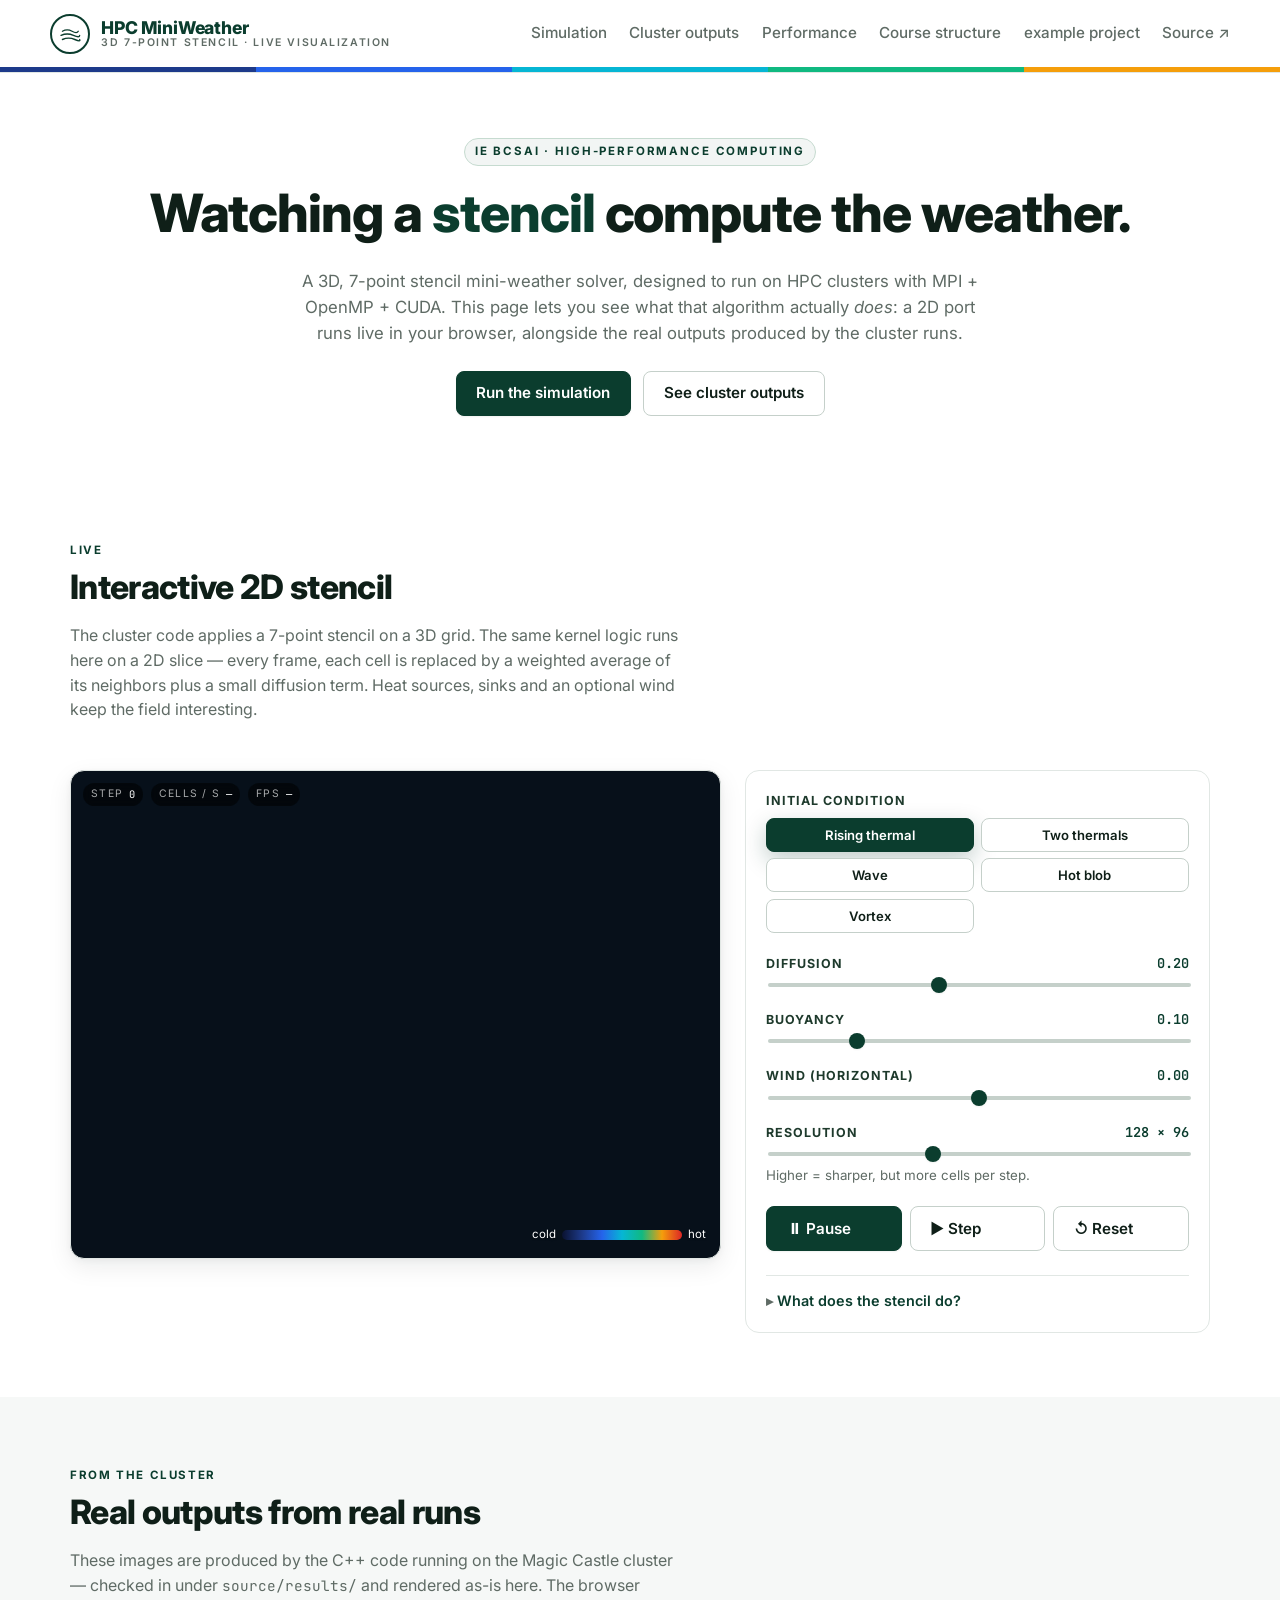
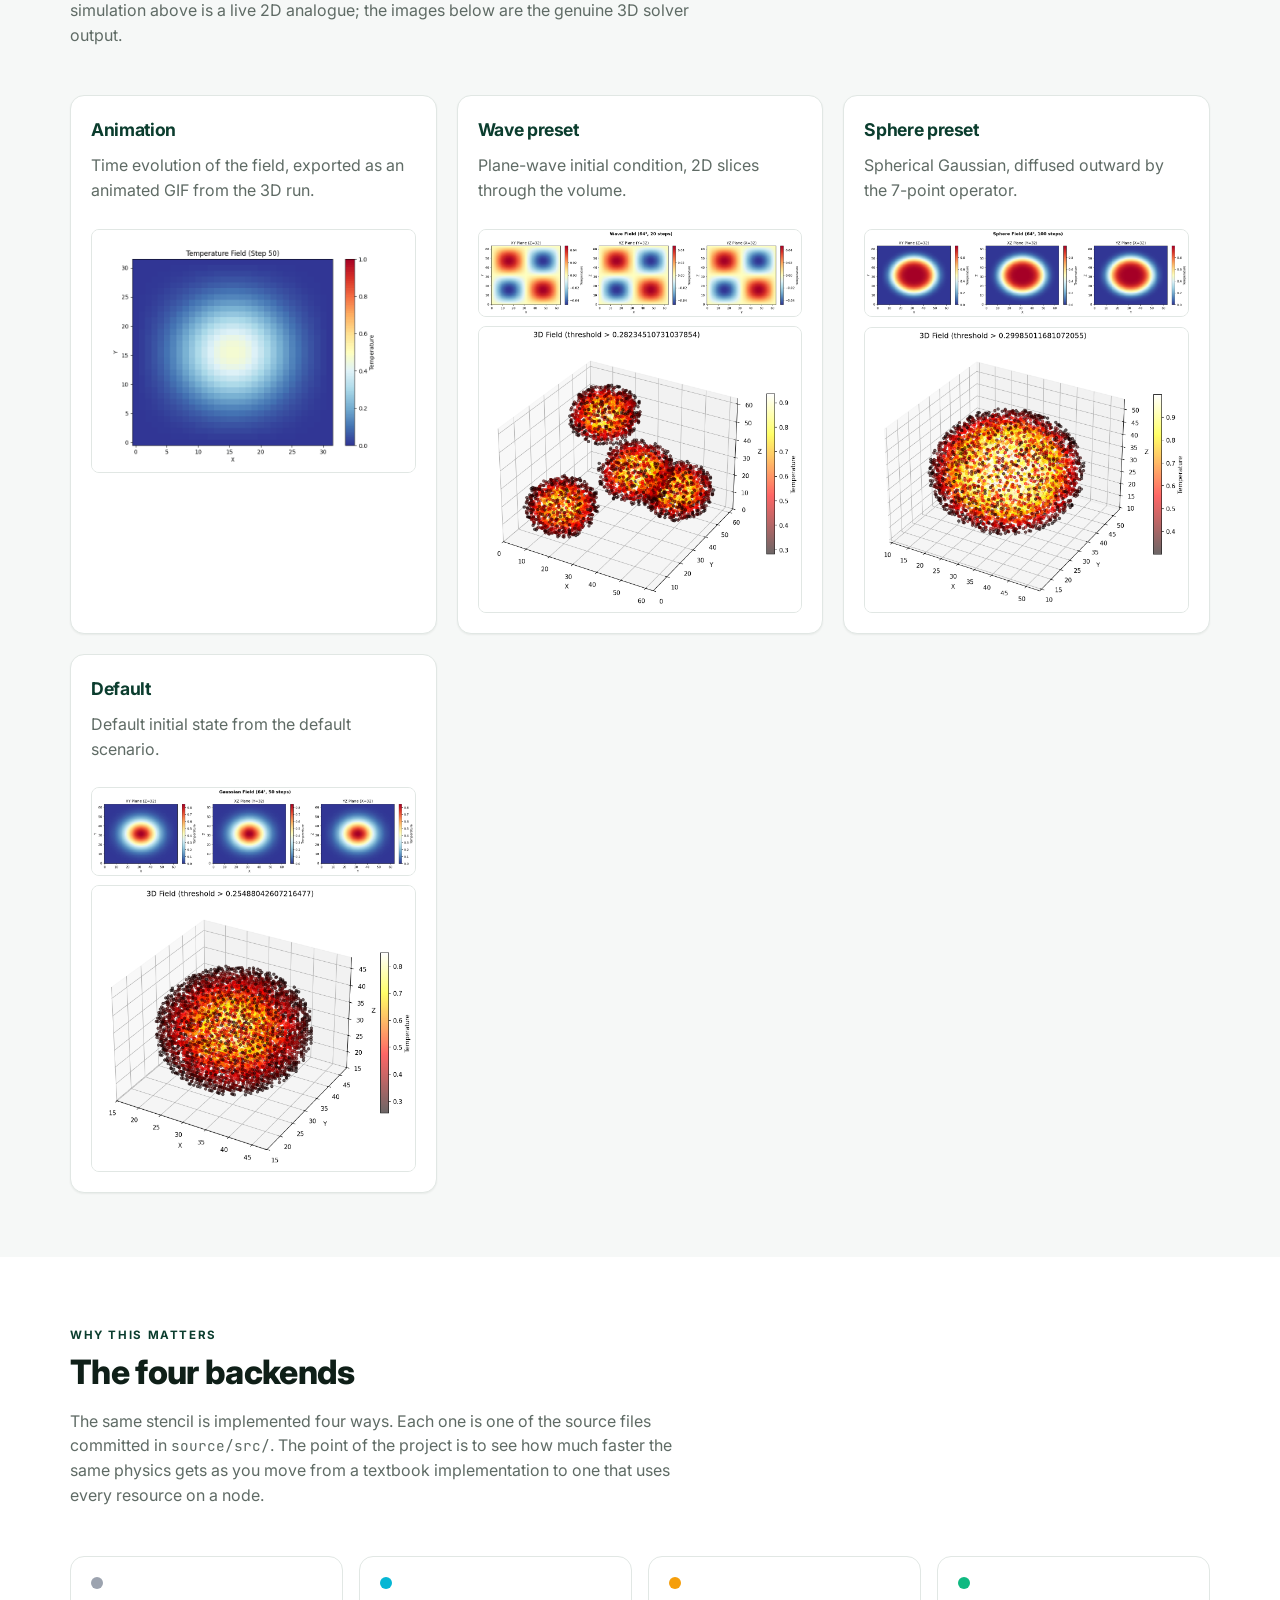
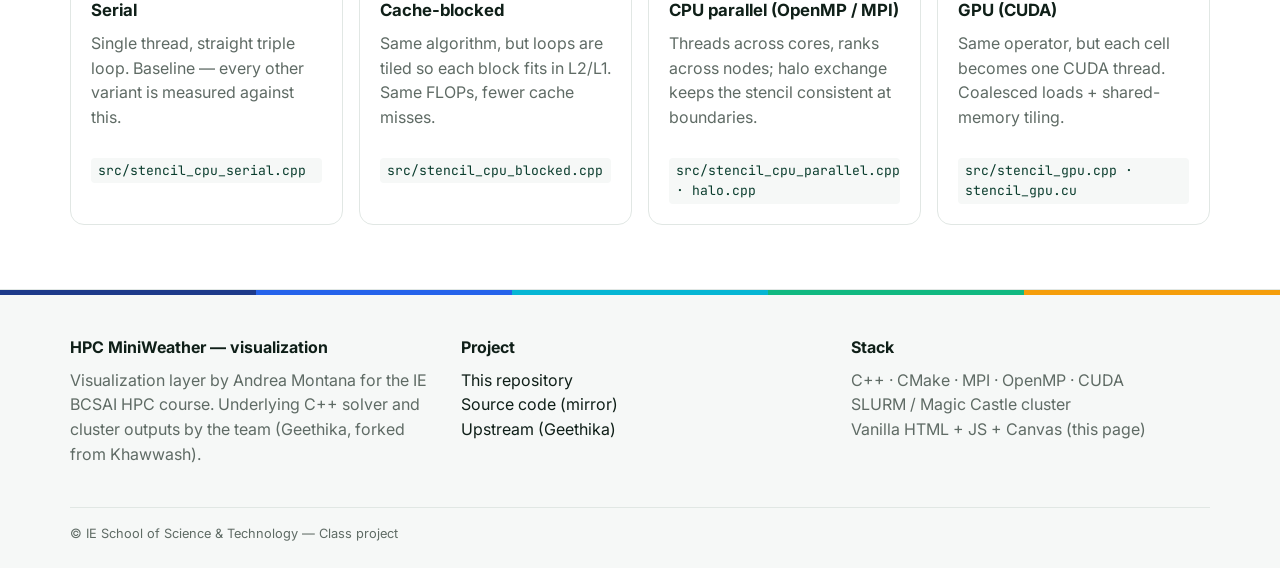
<file: web/index.html>
<!doctype html>
<html lang="en">
  <head>
    <meta charset="UTF-8" />
    <meta name="viewport" content="width=device-width, initial-scale=1.0" />
    <meta name="theme-color" content="#0b3d2e" />
    <link rel="icon" type="image/svg+xml" href="./favicon.svg" />
    <title>HPC MiniWeather · Interactive Visualization</title>

    <link rel="preconnect" href="https://fonts.googleapis.com" />
    <link rel="preconnect" href="https://fonts.gstatic.com" crossorigin />
    <link href="https://fonts.googleapis.com/css2?family=Inter:wght@400;500;600;700;800&family=JetBrains+Mono:wght@400;600&display=swap" rel="stylesheet" />

    <link rel="stylesheet" href="./style.css" />
  </head>
  <body>
    <header class="site-header">
      <div class="container row">
        <div class="brand">
          <span class="mark" aria-hidden="true">
            <!-- isobaric / weather-y mark -->
            <svg viewBox="0 0 32 32" width="22" height="22">
              <g fill="none" stroke="currentColor" stroke-width="2" stroke-linecap="round">
                <path d="M5 12 Q12 8 19 12 T 28 12" />
                <path d="M3 18 Q12 14 21 18 T 30 18" />
                <path d="M5 24 Q14 20 23 24 T 30 24" />
              </g>
            </svg>
          </span>
          <span class="wordmark">
            <span>HPC MiniWeather</span>
            <small>3D 7-point stencil · live visualization</small>
          </span>
        </div>
        <nav class="nav">
          <a href="#sim">Simulation</a>
          <a href="#outputs">Cluster outputs</a>
          <a href="#perf">Performance</a>
          <a href="./course.html">Course structure</a>
          <a href="./project.html">example project</a>
          <a href="https://github.com/andreaisabelmontana/hpc-miniweather" target="_blank" rel="noreferrer">Source ↗</a>
        </nav>
      </div>
      <div class="stripe" aria-hidden="true"></div>
    </header>

    <section class="hero">
      <div class="container">
        <span class="eyebrow">IE BCSAI · High-Performance Computing</span>
        <h1>Watching a <span class="accent">stencil</span> compute the weather.</h1>
        <p class="lede">
          A 3D, 7-point stencil mini-weather solver, designed to run on HPC clusters with MPI + OpenMP + CUDA.
          This page lets you see what that algorithm actually <em>does</em>: a 2D port runs live in your browser,
          alongside the real outputs produced by the cluster runs.
        </p>
        <div class="hero-actions">
          <a href="#sim" class="btn btn-primary">Run the simulation</a>
          <a href="#outputs" class="btn btn-secondary">See cluster outputs</a>
        </div>
      </div>
    </section>

    <!-- ===== INTERACTIVE SIM ===== -->
    <section id="sim" class="section">
      <div class="container">
        <div class="section-head">
          <div>
            <span class="eyebrow">Live</span>
            <h2>Interactive 2D stencil</h2>
            <p class="muted" style="max-width: 62ch">
              The cluster code applies a 7-point stencil on a 3D grid. The same kernel logic runs here on a
              2D slice — every frame, each cell is replaced by a weighted average of its neighbors plus a
              small diffusion term. Heat sources, sinks and an optional wind keep the field interesting.
            </p>
          </div>
        </div>

        <div class="sim-layout">
          <div class="sim-canvas-wrap">
            <canvas id="sim" width="640" height="480" aria-label="Live stencil simulation"></canvas>
            <div class="sim-overlay">
              <div class="sim-stat"><span class="lbl">step</span><span id="stat-step" class="mono">0</span></div>
              <div class="sim-stat"><span class="lbl">cells / s</span><span id="stat-rate" class="mono">—</span></div>
              <div class="sim-stat"><span class="lbl">fps</span><span id="stat-fps" class="mono">—</span></div>
            </div>
            <div class="colorbar" aria-hidden="true">
              <span>cold</span>
              <div class="cb"></div>
              <span>hot</span>
            </div>
          </div>

          <aside class="sim-controls">
            <div class="ctrl-block">
              <label>Initial condition</label>
              <div class="seg" id="preset-seg">
                <button data-preset="thermal"  class="active">Rising thermal</button>
                <button data-preset="collision">Two thermals</button>
                <button data-preset="wave">Wave</button>
                <button data-preset="sphere">Hot blob</button>
                <button data-preset="vortex">Vortex</button>
              </div>
            </div>

            <div class="ctrl-block">
              <label>Diffusion <span class="val mono" id="val-diff">0.20</span></label>
              <input id="ctrl-diff" type="range" min="0" max="0.5" step="0.01" value="0.20" />
            </div>

            <div class="ctrl-block">
              <label>Buoyancy <span class="val mono" id="val-buoy">0.10</span></label>
              <input id="ctrl-buoy" type="range" min="0" max="0.5" step="0.01" value="0.10" />
            </div>

            <div class="ctrl-block">
              <label>Wind (horizontal) <span class="val mono" id="val-wind">0.00</span></label>
              <input id="ctrl-wind" type="range" min="-1" max="1" step="0.05" value="0.00" />
            </div>

            <div class="ctrl-block">
              <label>Resolution <span class="val mono" id="val-res">128 × 96</span></label>
              <input id="ctrl-res" type="range" min="48" max="256" step="16" value="128" />
              <small class="muted">Higher = sharper, but more cells per step.</small>
            </div>

            <div class="ctrl-row">
              <button id="btn-play"  class="btn btn-primary">⏸ Pause</button>
              <button id="btn-step"  class="btn btn-secondary">▶ Step</button>
              <button id="btn-reset" class="btn btn-secondary">↺ Reset</button>
            </div>

            <details class="explainer">
              <summary>What does the stencil do?</summary>
              <p>
                Each timestep computes
                <code class="mono">u'<sub>i,j</sub> = (1−6α)·u<sub>i,j</sub> + α·(u<sub>i±1,j</sub> + u<sub>i,j±1</sub> + u<sub>i,j±0</sub>)</code>
                — the discrete heat equation as a finite-difference stencil. In the cluster code there's a
                third axis, so the kernel touches 7 cells (centre + 6 neighbours). Buoyancy adds an upward
                pull on hot cells; wind adds horizontal advection.
              </p>
              <p>
                On an HPC cluster the same operation is partitioned across ranks (MPI), each rank threads
                across cores (OpenMP), and each step exchanges thin "halo" layers between neighbours.
                <a href="./source-overview.html">See the actual source files →</a>
              </p>
            </details>
          </aside>
        </div>
      </div>
    </section>

    <!-- ===== EXISTING CLUSTER OUTPUTS ===== -->
    <section id="outputs" class="section section-muted">
      <div class="container">
        <div class="section-head">
          <div>
            <span class="eyebrow">From the cluster</span>
            <h2>Real outputs from real runs</h2>
            <p class="muted" style="max-width: 62ch">
              These images are produced by the C++ code running on the Magic Castle cluster — checked in
              under <code>source/results/</code> and rendered as-is here. The browser simulation above is a
              live 2D analogue; the images below are the genuine 3D solver output.
            </p>
          </div>
        </div>

        <div class="cards">
          <article class="card">
            <h3>Animation</h3>
            <p class="muted">Time evolution of the field, exported as an animated GIF from the 3D run.</p>
            <img src="./assets/viz_animation/evolution.gif" alt="Animated GIF showing time evolution of the 3D stencil field" loading="lazy" />
          </article>
          <article class="card">
            <h3>Wave preset</h3>
            <p class="muted">Plane-wave initial condition, 2D slices through the volume.</p>
            <img src="./assets/viz_wave/slices_2d.png" alt="2D slices of the wave preset" loading="lazy" />
            <img src="./assets/viz_wave/isosurface_3d.png" alt="3D isosurface of the wave preset" loading="lazy" />
          </article>
          <article class="card">
            <h3>Sphere preset</h3>
            <p class="muted">Spherical Gaussian, diffused outward by the 7-point operator.</p>
            <img src="./assets/viz_sphere/slices_2d.png" alt="2D slices of the sphere preset" loading="lazy" />
            <img src="./assets/viz_sphere/isosurface_3d.png" alt="3D isosurface of the sphere preset" loading="lazy" />
          </article>
          <article class="card">
            <h3>Default</h3>
            <p class="muted">Default initial state from the default scenario.</p>
            <img src="./assets/viz/slices_2d.png" alt="2D slices of the default scenario" loading="lazy" />
            <img src="./assets/viz/isosurface_3d.png" alt="3D isosurface of the default scenario" loading="lazy" />
          </article>
        </div>
      </div>
    </section>

    <!-- ===== PERF / CONTEXT ===== -->
    <section id="perf" class="section">
      <div class="container">
        <div class="section-head">
          <div>
            <span class="eyebrow">Why this matters</span>
            <h2>The four backends</h2>
            <p class="muted" style="max-width: 62ch">
              The same stencil is implemented four ways. Each one is one of the source files committed in
              <code>source/src/</code>. The point of the project is to see how much faster the same physics
              gets as you move from a textbook implementation to one that uses every resource on a node.
            </p>
          </div>
        </div>

        <div class="backends">
          <div class="backend">
            <span class="dot" style="background:#9CA3AF"></span>
            <strong>Serial</strong>
            <p class="muted">Single thread, straight triple loop. Baseline — every other variant is measured against this.</p>
            <code class="mono">src/stencil_cpu_serial.cpp</code>
          </div>
          <div class="backend">
            <span class="dot" style="background:#06B6D4"></span>
            <strong>Cache-blocked</strong>
            <p class="muted">Same algorithm, but loops are tiled so each block fits in L2/L1. Same FLOPs, fewer cache misses.</p>
            <code class="mono">src/stencil_cpu_blocked.cpp</code>
          </div>
          <div class="backend">
            <span class="dot" style="background:#F59E0B"></span>
            <strong>CPU parallel (OpenMP / MPI)</strong>
            <p class="muted">Threads across cores, ranks across nodes; halo exchange keeps the stencil consistent at boundaries.</p>
            <code class="mono">src/stencil_cpu_parallel.cpp · halo.cpp</code>
          </div>
          <div class="backend">
            <span class="dot" style="background:#10B981"></span>
            <strong>GPU (CUDA)</strong>
            <p class="muted">Same operator, but each cell becomes one CUDA thread. Coalesced loads + shared-memory tiling.</p>
            <code class="mono">src/stencil_gpu.cpp · stencil_gpu.cu</code>
          </div>
        </div>
      </div>
    </section>

    <footer class="site-footer">
      <div class="stripe" aria-hidden="true"></div>
      <div class="container">
        <div class="row" style="align-items:flex-start; gap:2rem; flex-wrap:wrap; padding:2.5rem 0 1.5rem">
          <div style="flex:1; min-width:240px">
            <strong>HPC MiniWeather — visualization</strong>
            <p class="muted" style="margin-top:0.5rem">
              Visualization layer by Andrea Montana for the IE BCSAI HPC course.
              Underlying C++ solver and cluster outputs by the team
              (<a href="https://github.com/Geethika2506/HPC_MiniWeather_Project" target="_blank" rel="noreferrer">Geethika</a>,
              forked from
              <a href="https://github.com/Khawwash/HPC_MiniWeather_Project" target="_blank" rel="noreferrer">Khawwash</a>).
            </p>
          </div>
          <div style="flex:1; min-width:200px">
            <strong>Project</strong>
            <ul style="list-style:none; padding:0; margin:0.5rem 0 0">
              <li><a href="https://github.com/andreaisabelmontana/hpc-miniweather" target="_blank" rel="noreferrer">This repository</a></li>
              <li><a href="https://github.com/andreaisabelmontana/hpc-miniweather/tree/main/source" target="_blank" rel="noreferrer">Source code (mirror)</a></li>
              <li><a href="https://github.com/Geethika2506/HPC_MiniWeather_Project" target="_blank" rel="noreferrer">Upstream (Geethika)</a></li>
            </ul>
          </div>
          <div style="flex:1; min-width:200px">
            <strong>Stack</strong>
            <ul style="list-style:none; padding:0; margin:0.5rem 0 0; color:var(--muted)">
              <li>C++ · CMake · MPI · OpenMP · CUDA</li>
              <li>SLURM / Magic Castle cluster</li>
              <li>Vanilla HTML + JS + Canvas (this page)</li>
            </ul>
          </div>
        </div>
        <div class="legal">
          © <span id="yr"></span> IE School of Science &amp; Technology — Class project
        </div>
      </div>
    </footer>

    <script type="module" src="./src/sim.js"></script>
    <script type="module" src="./src/app.js"></script>
  </body>
</html>
</file>
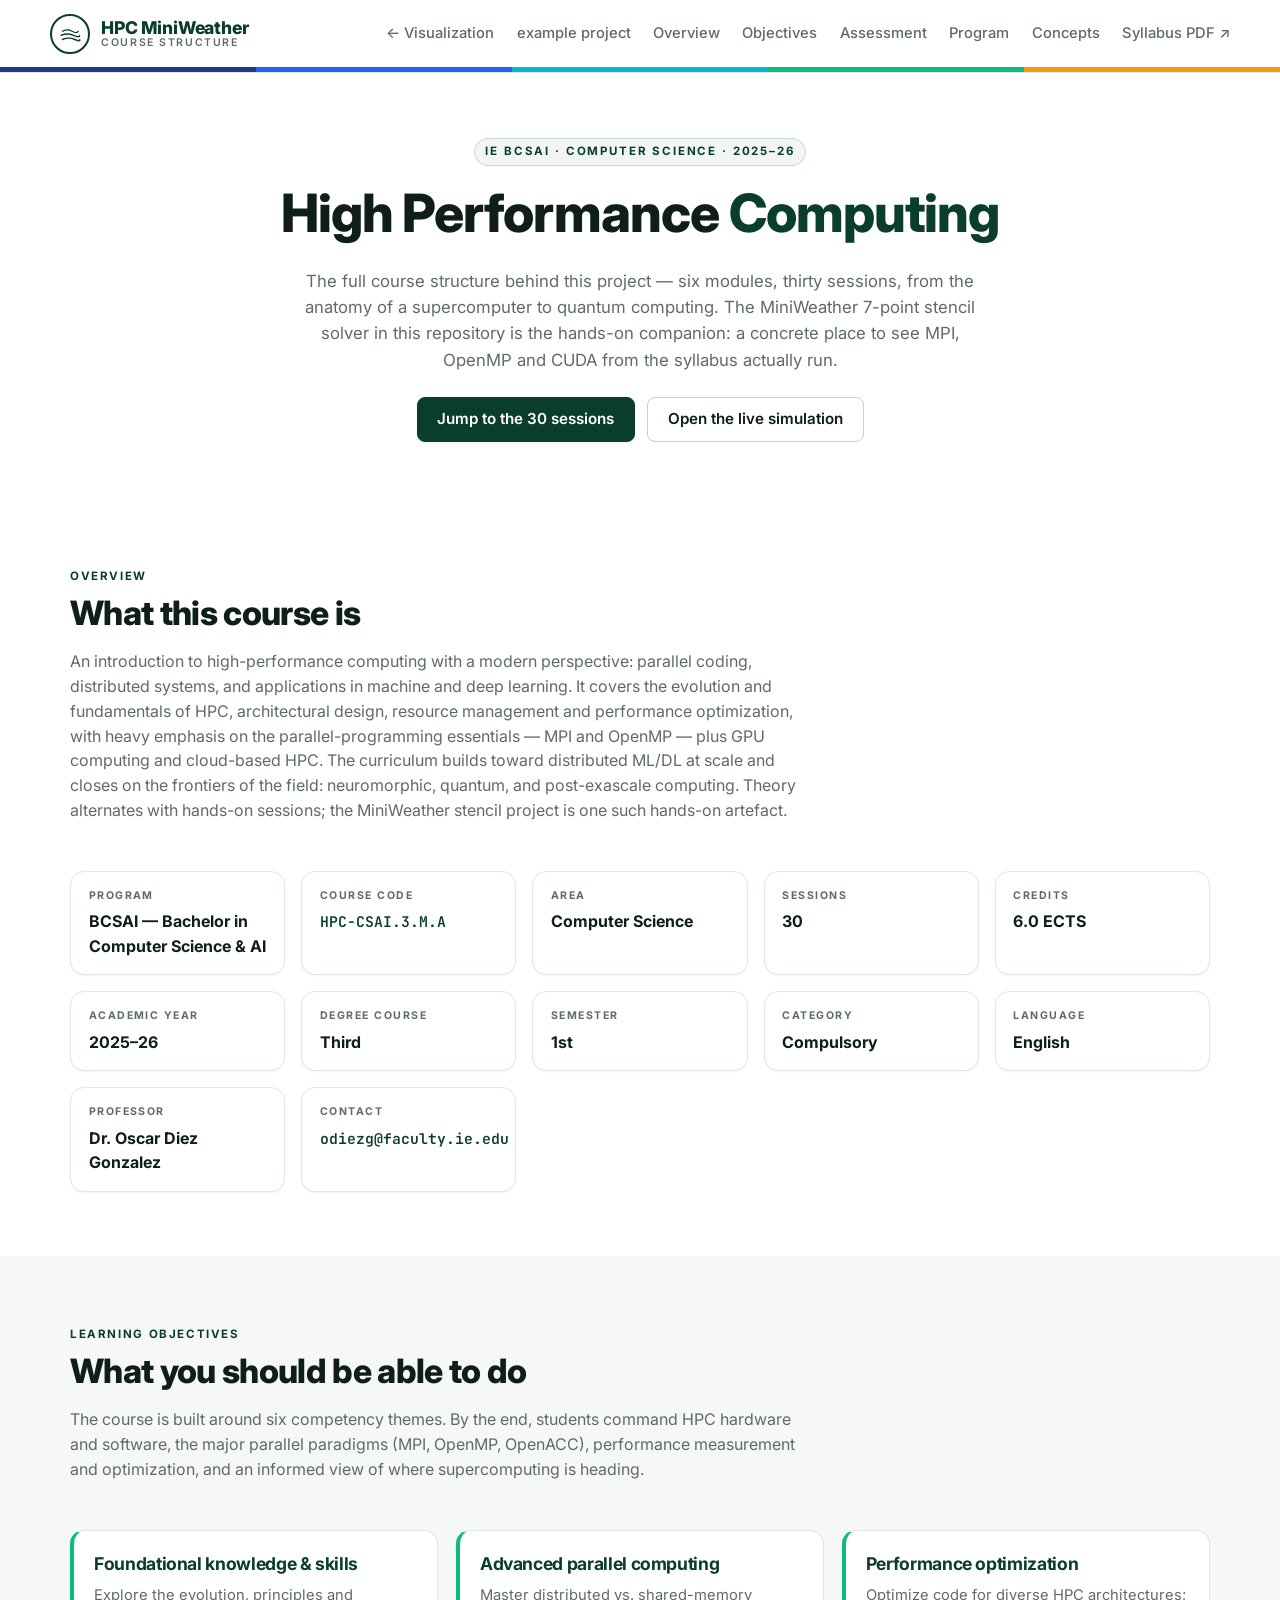
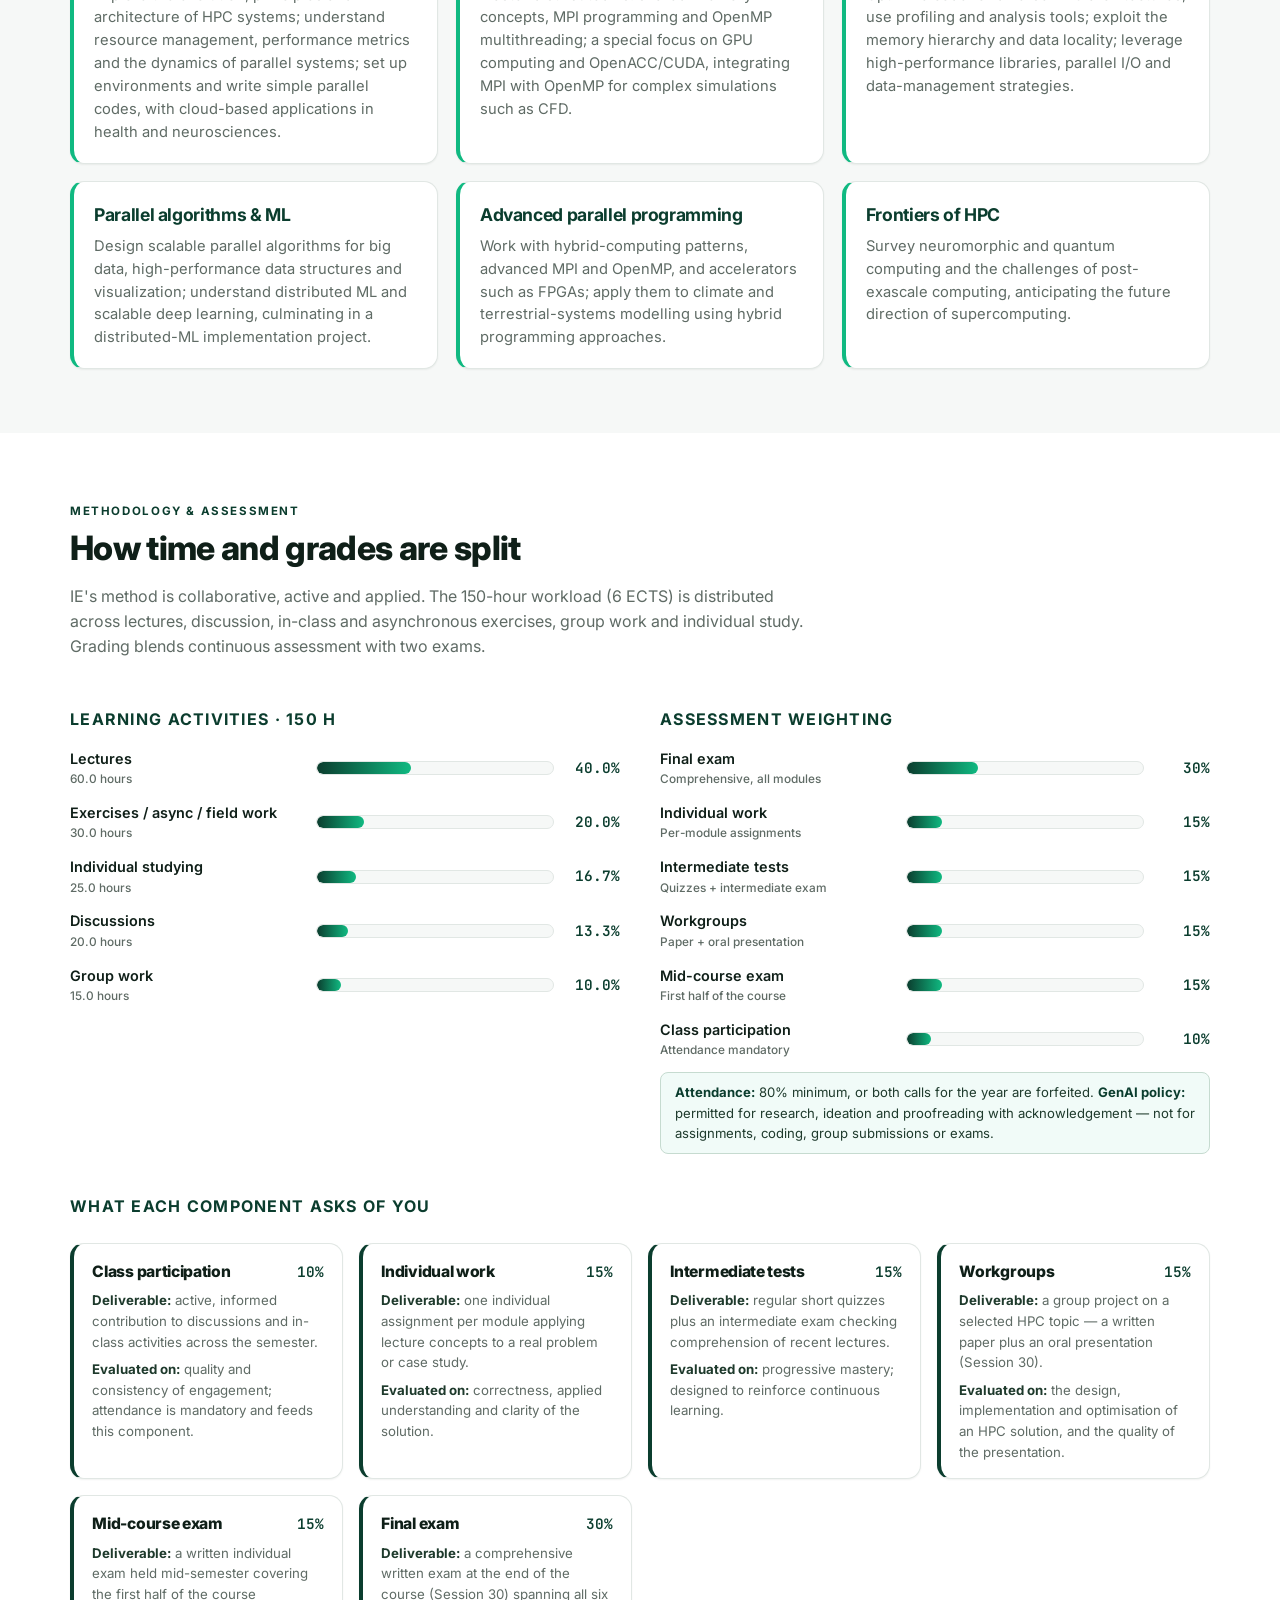
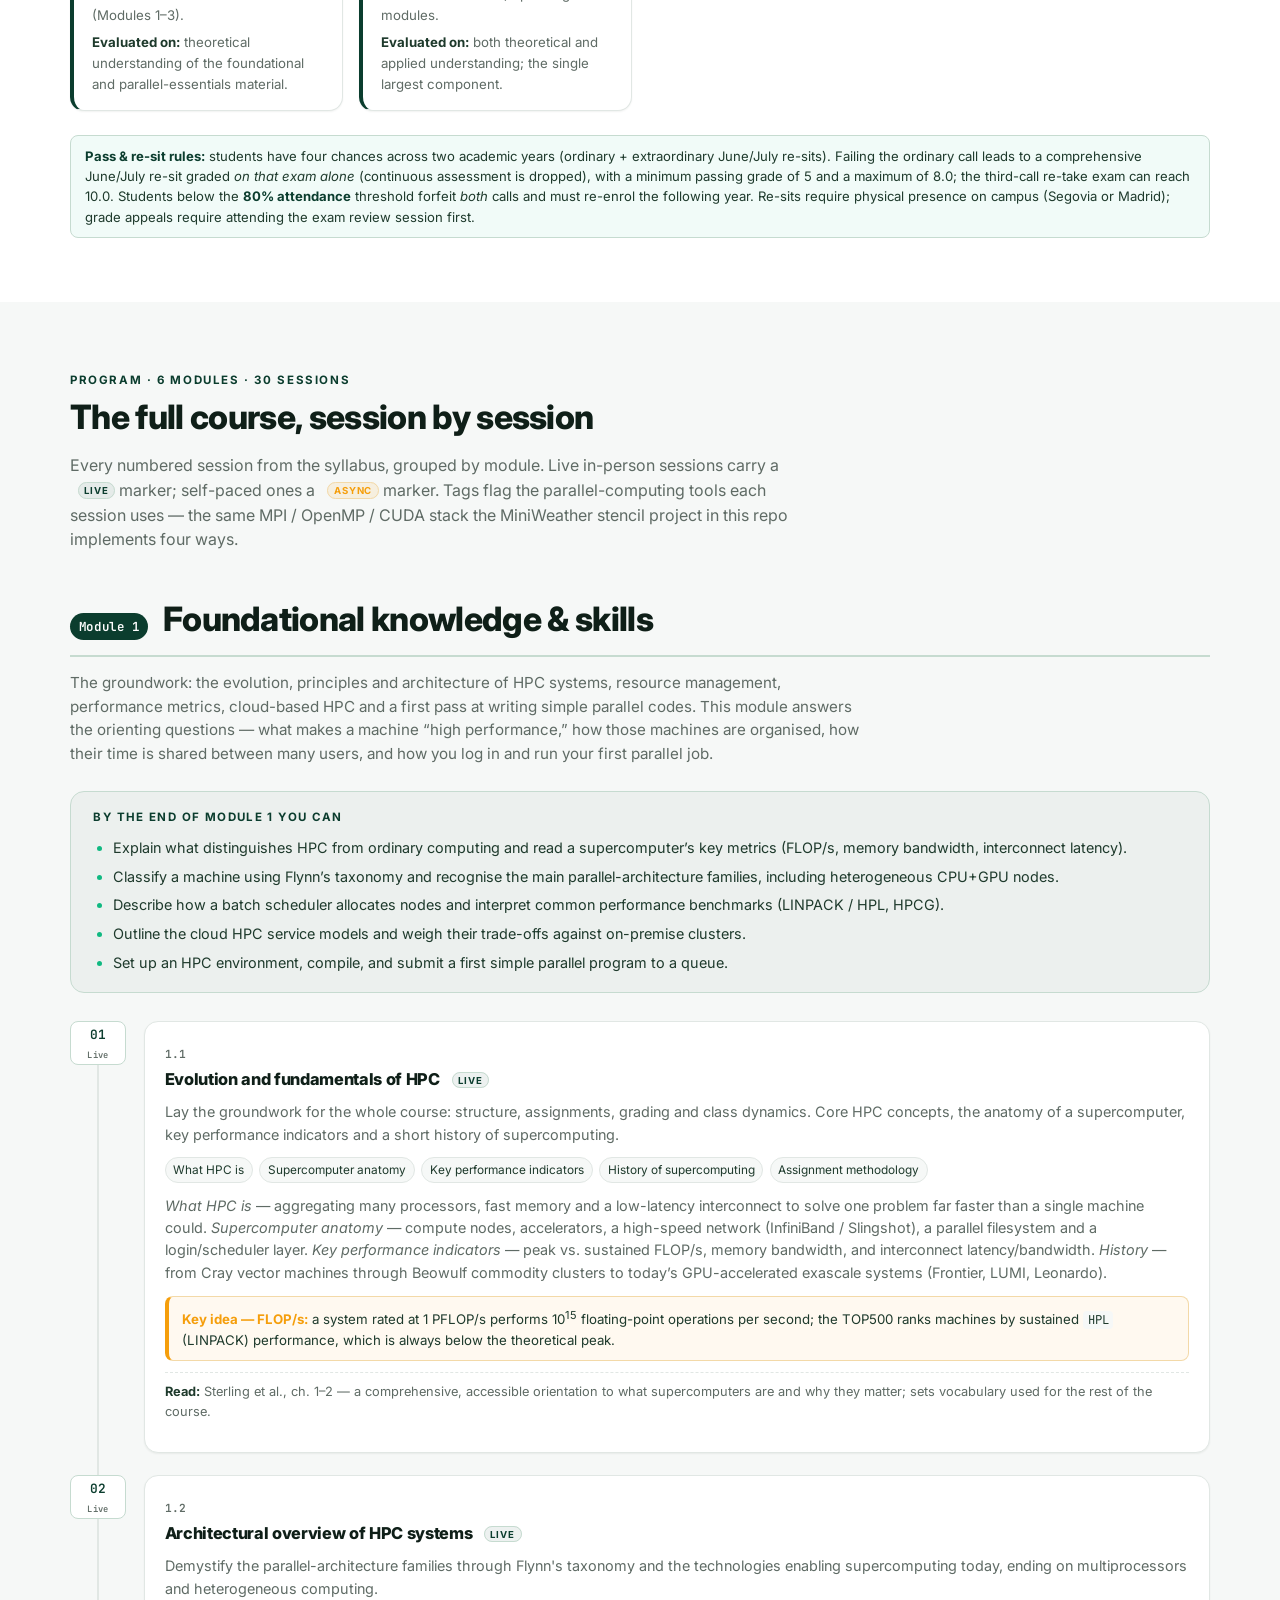
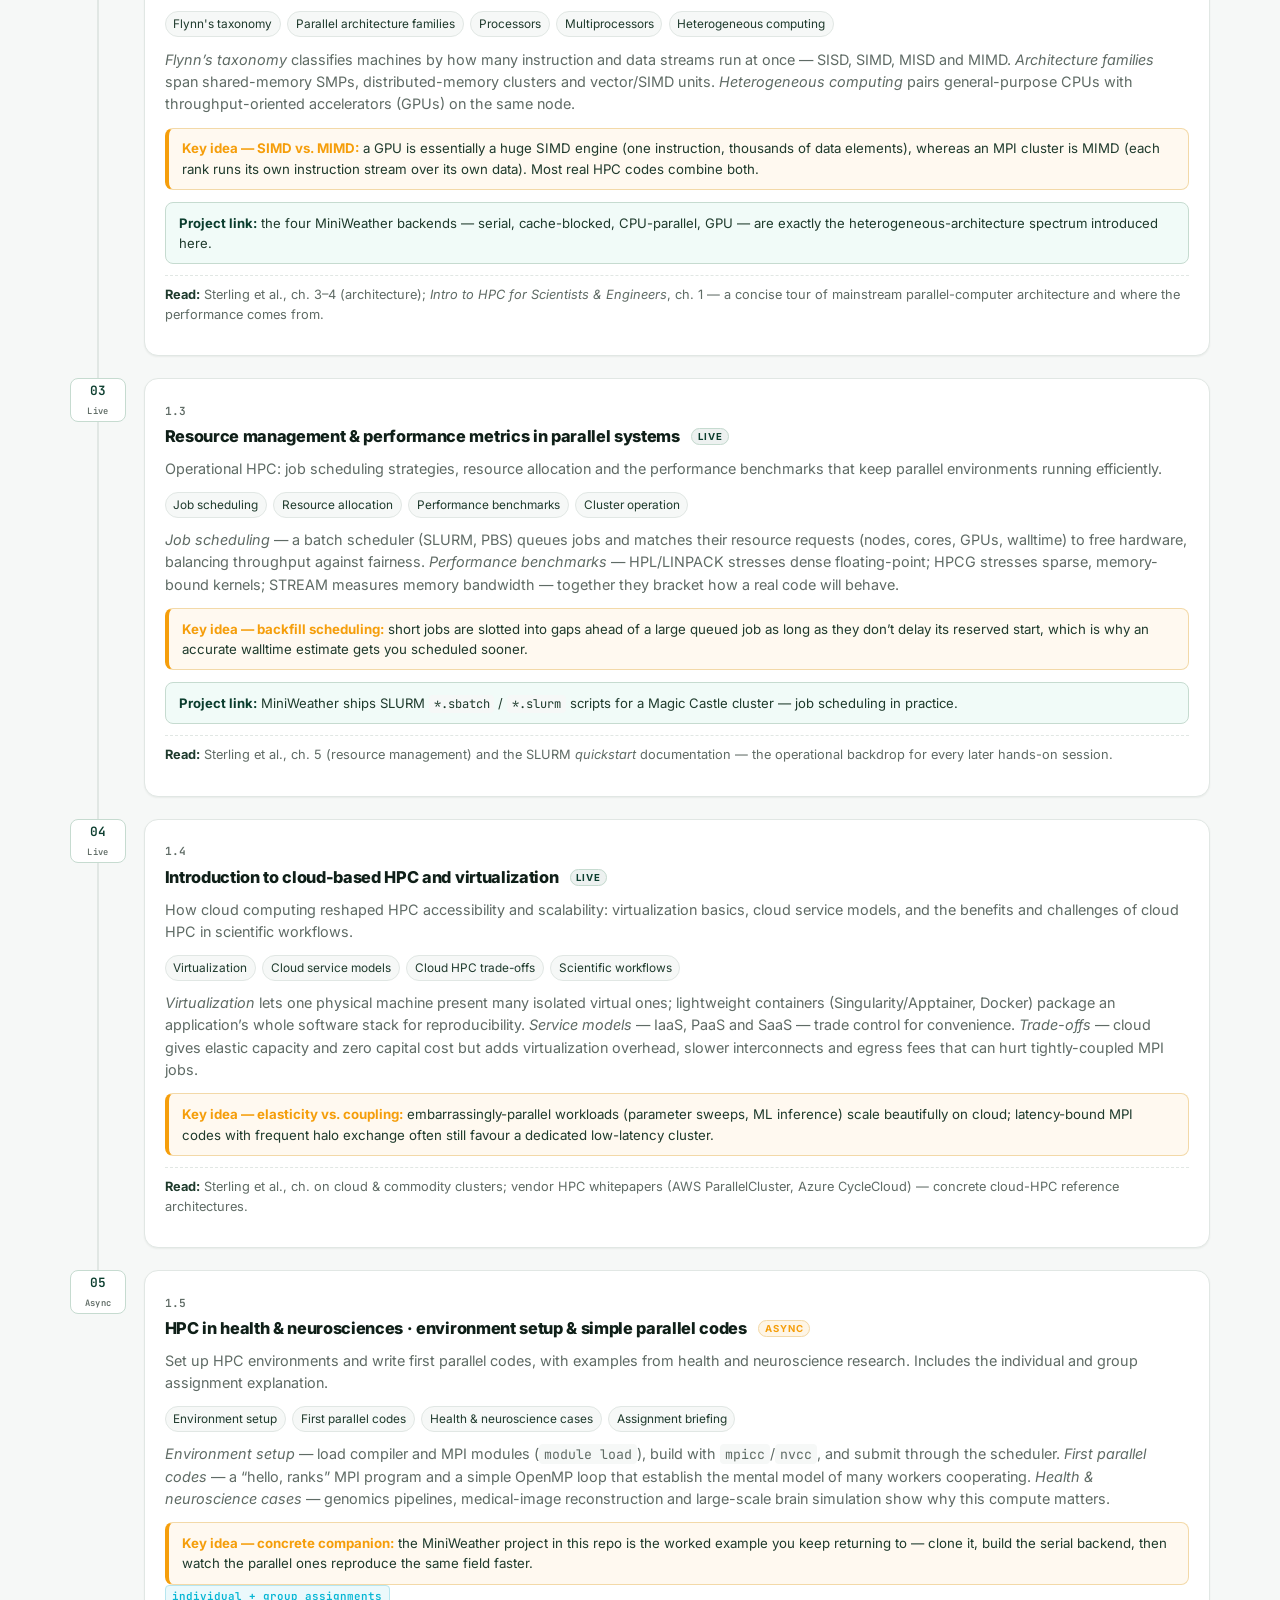
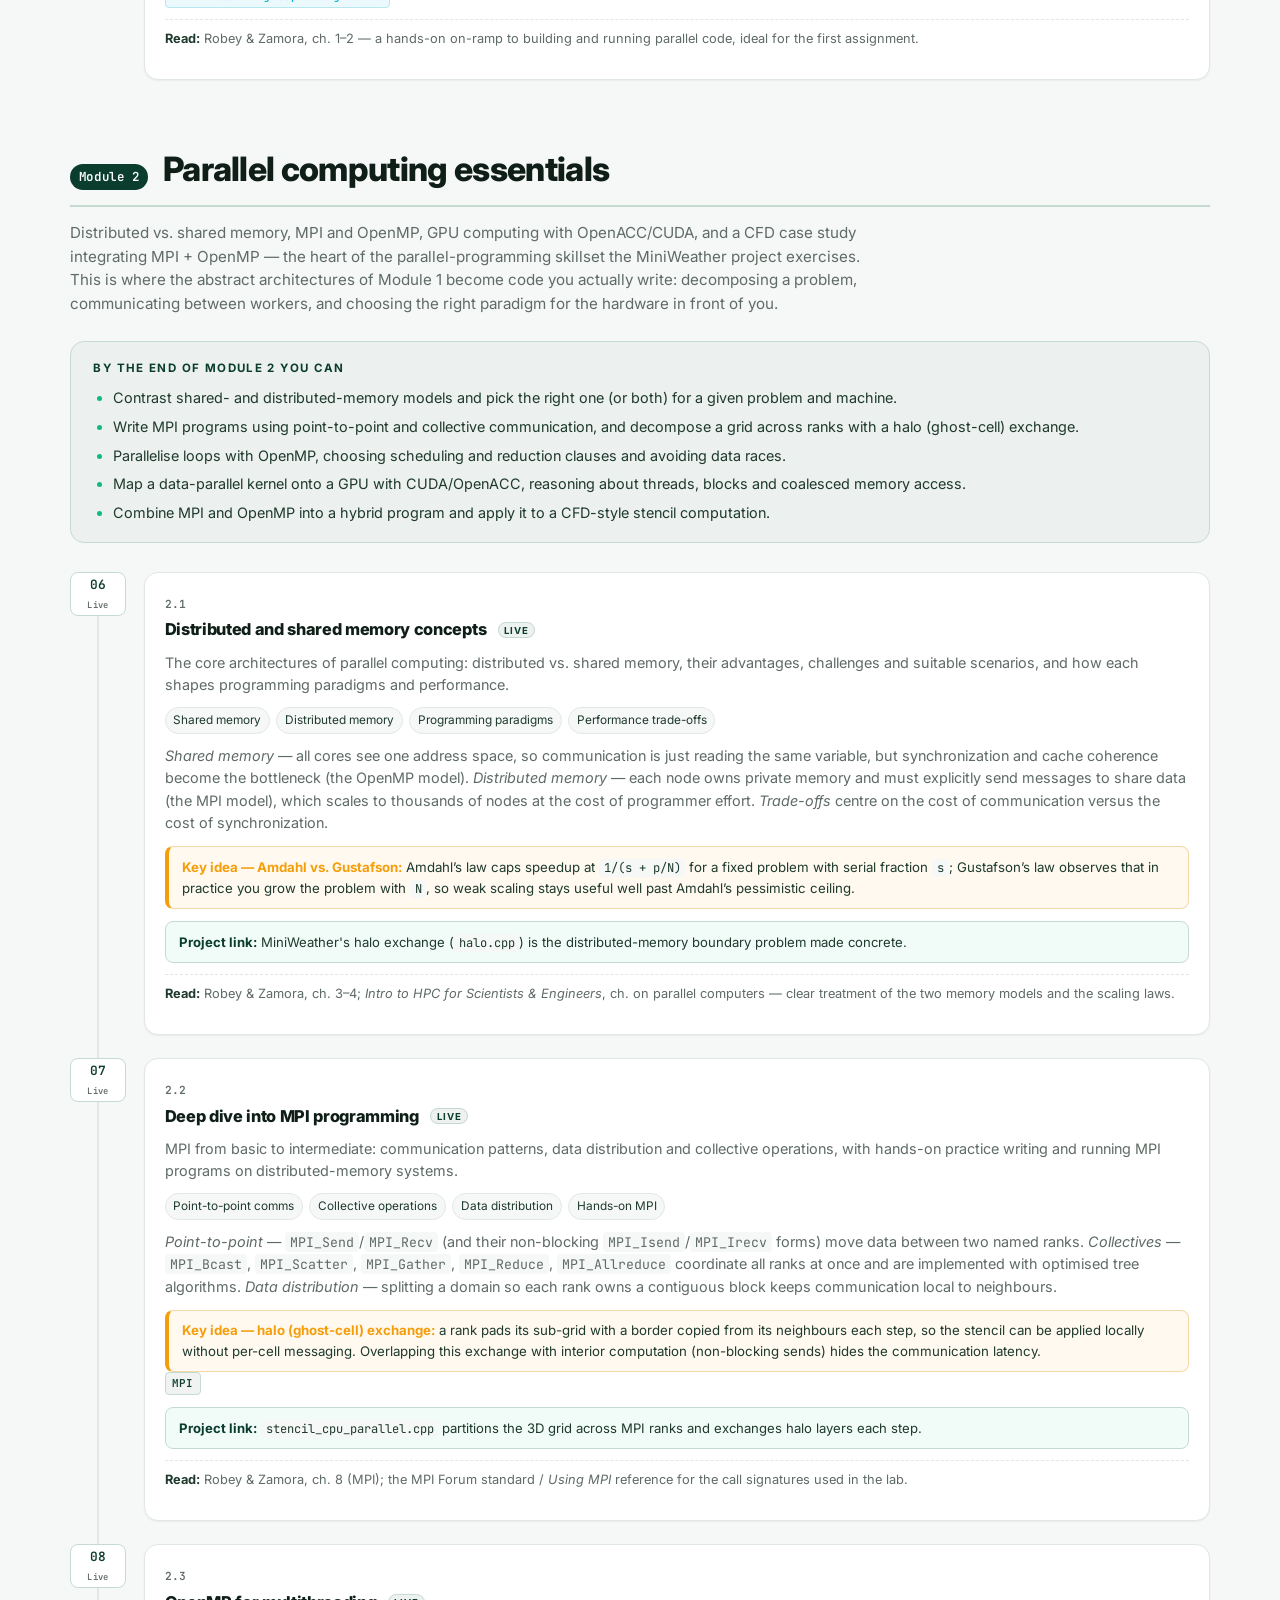
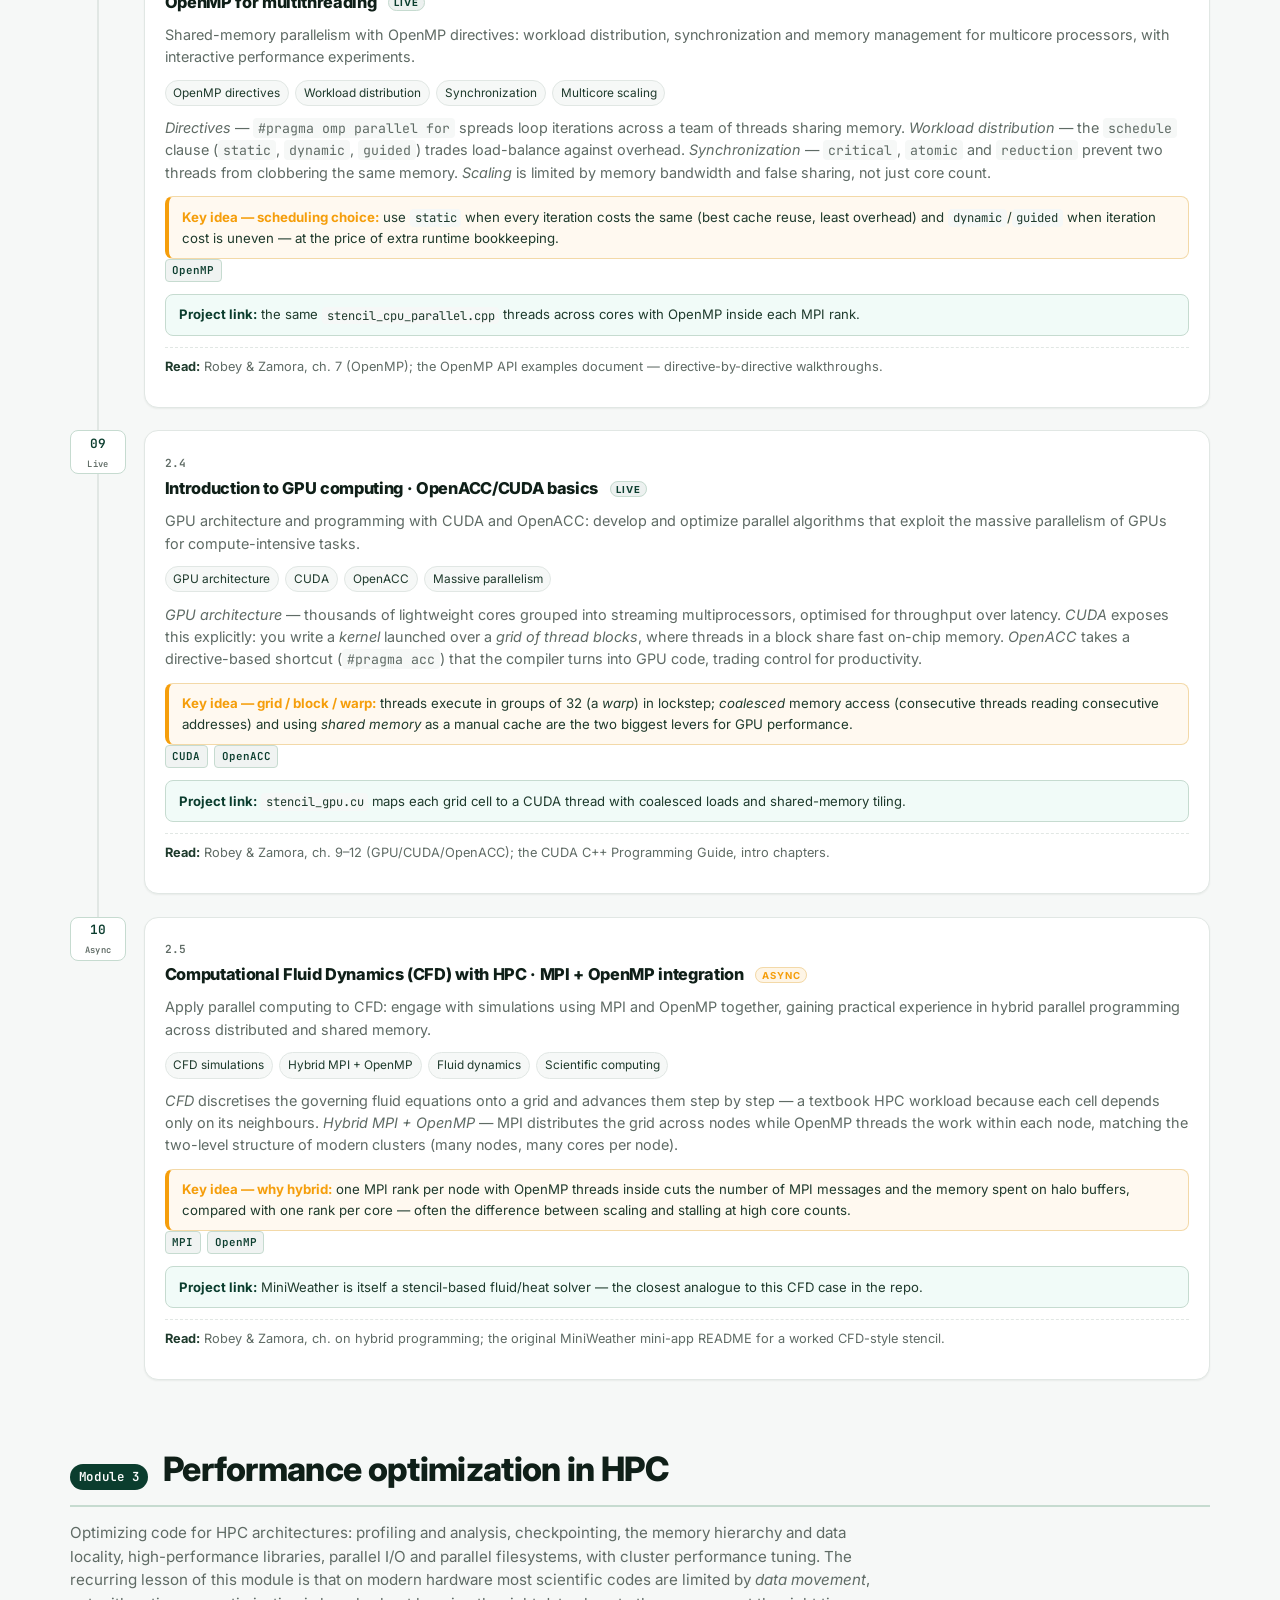
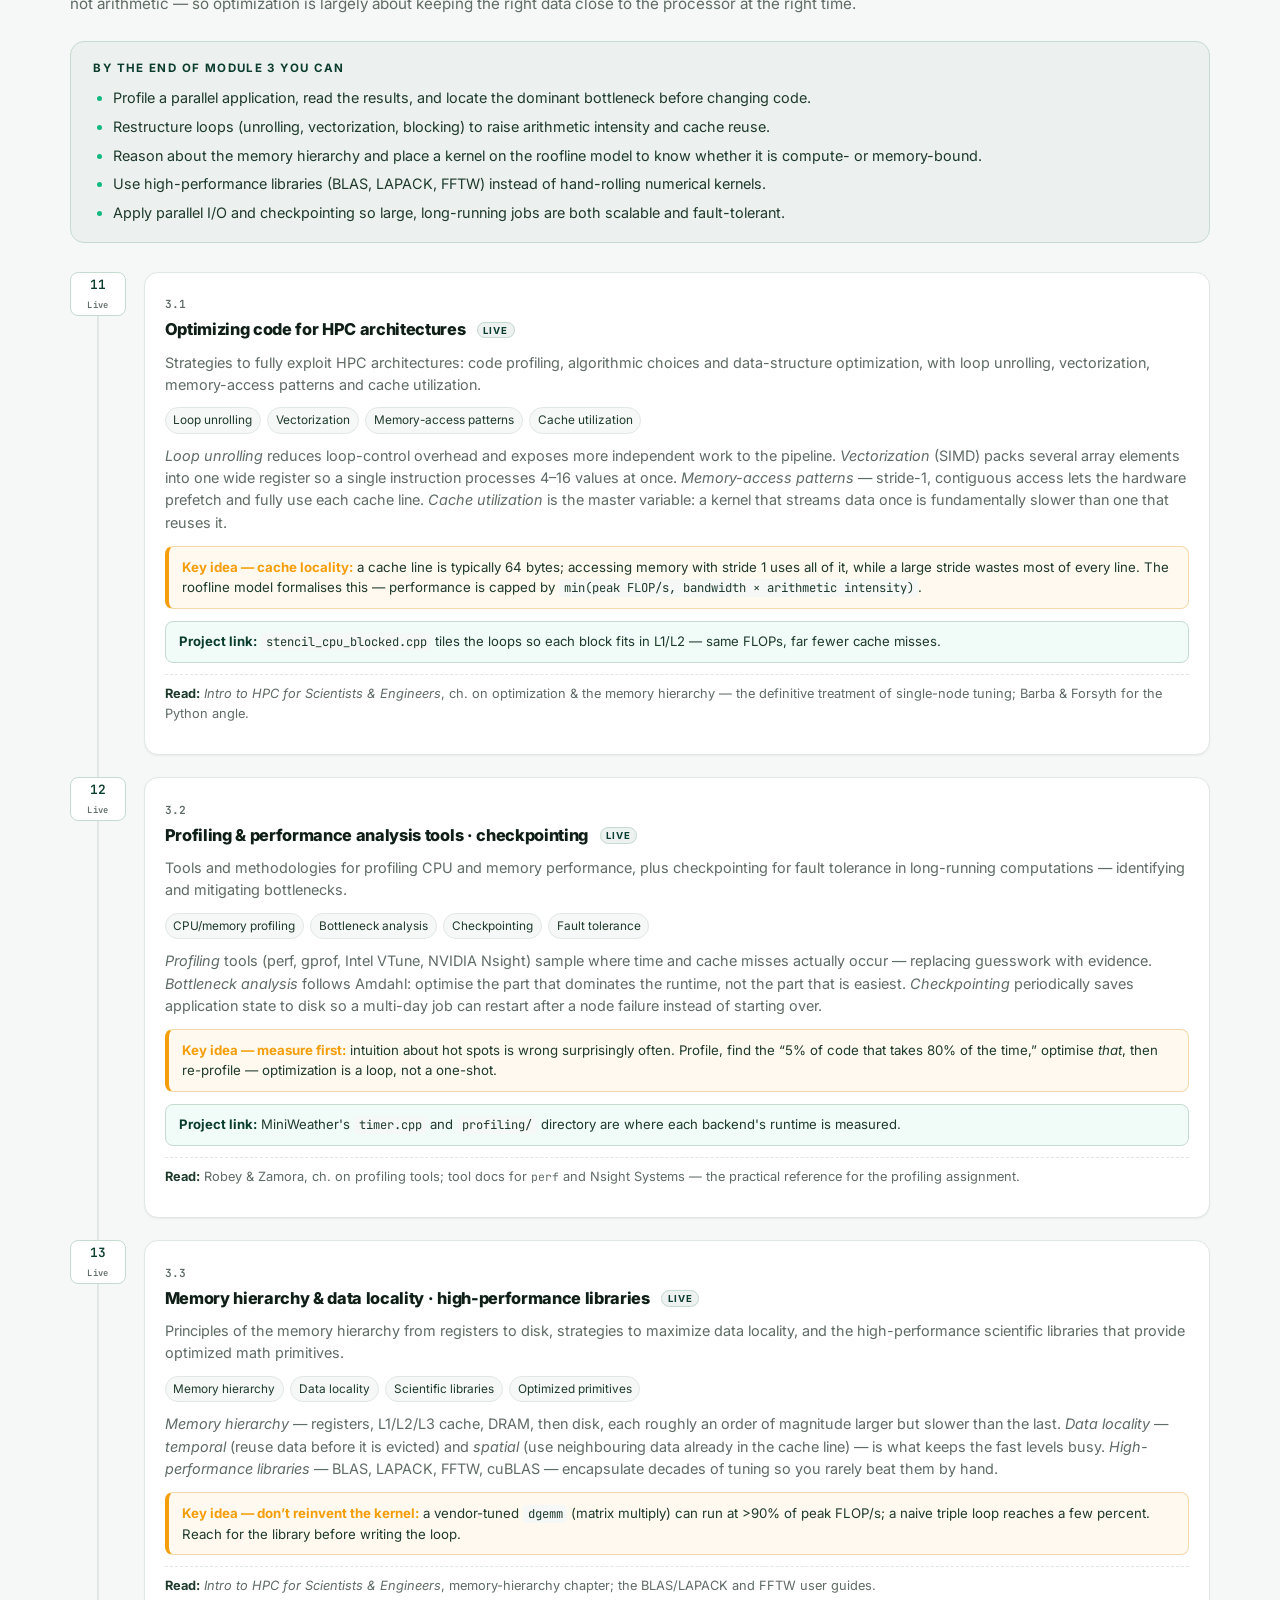
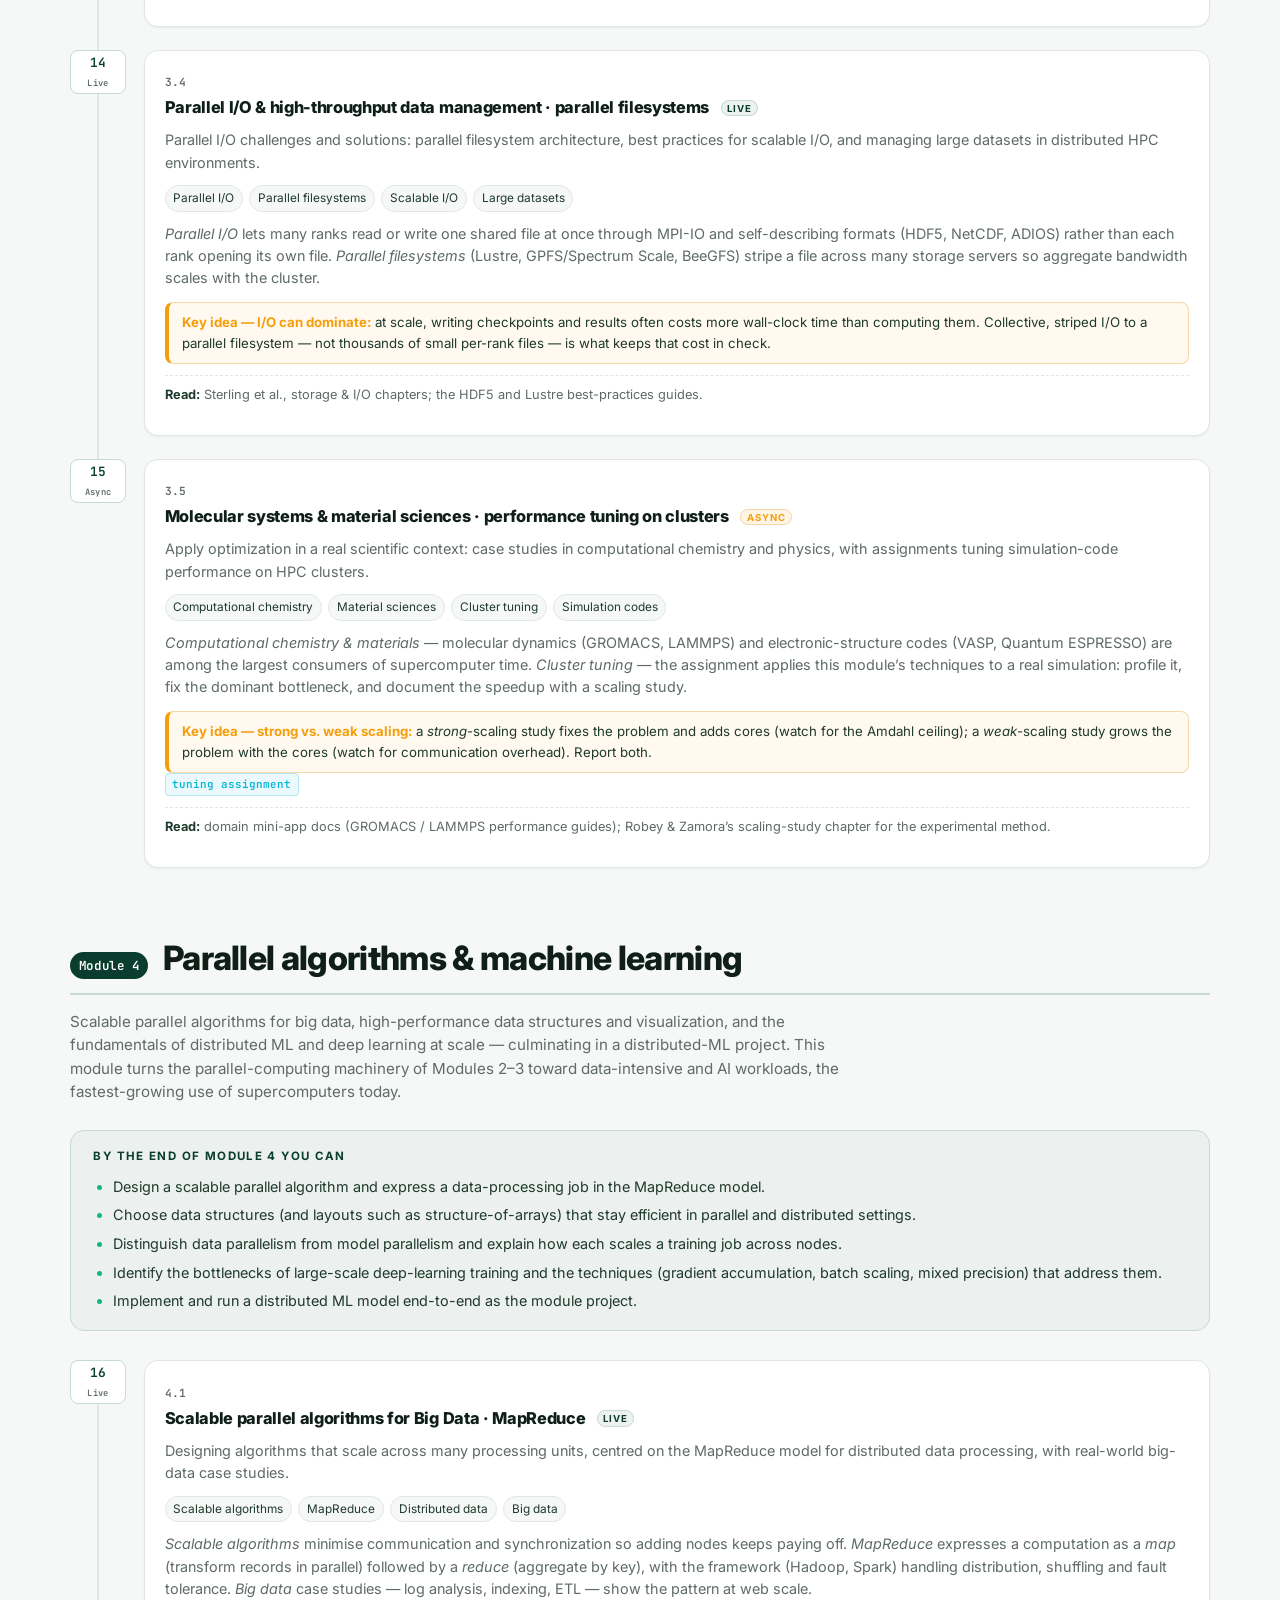
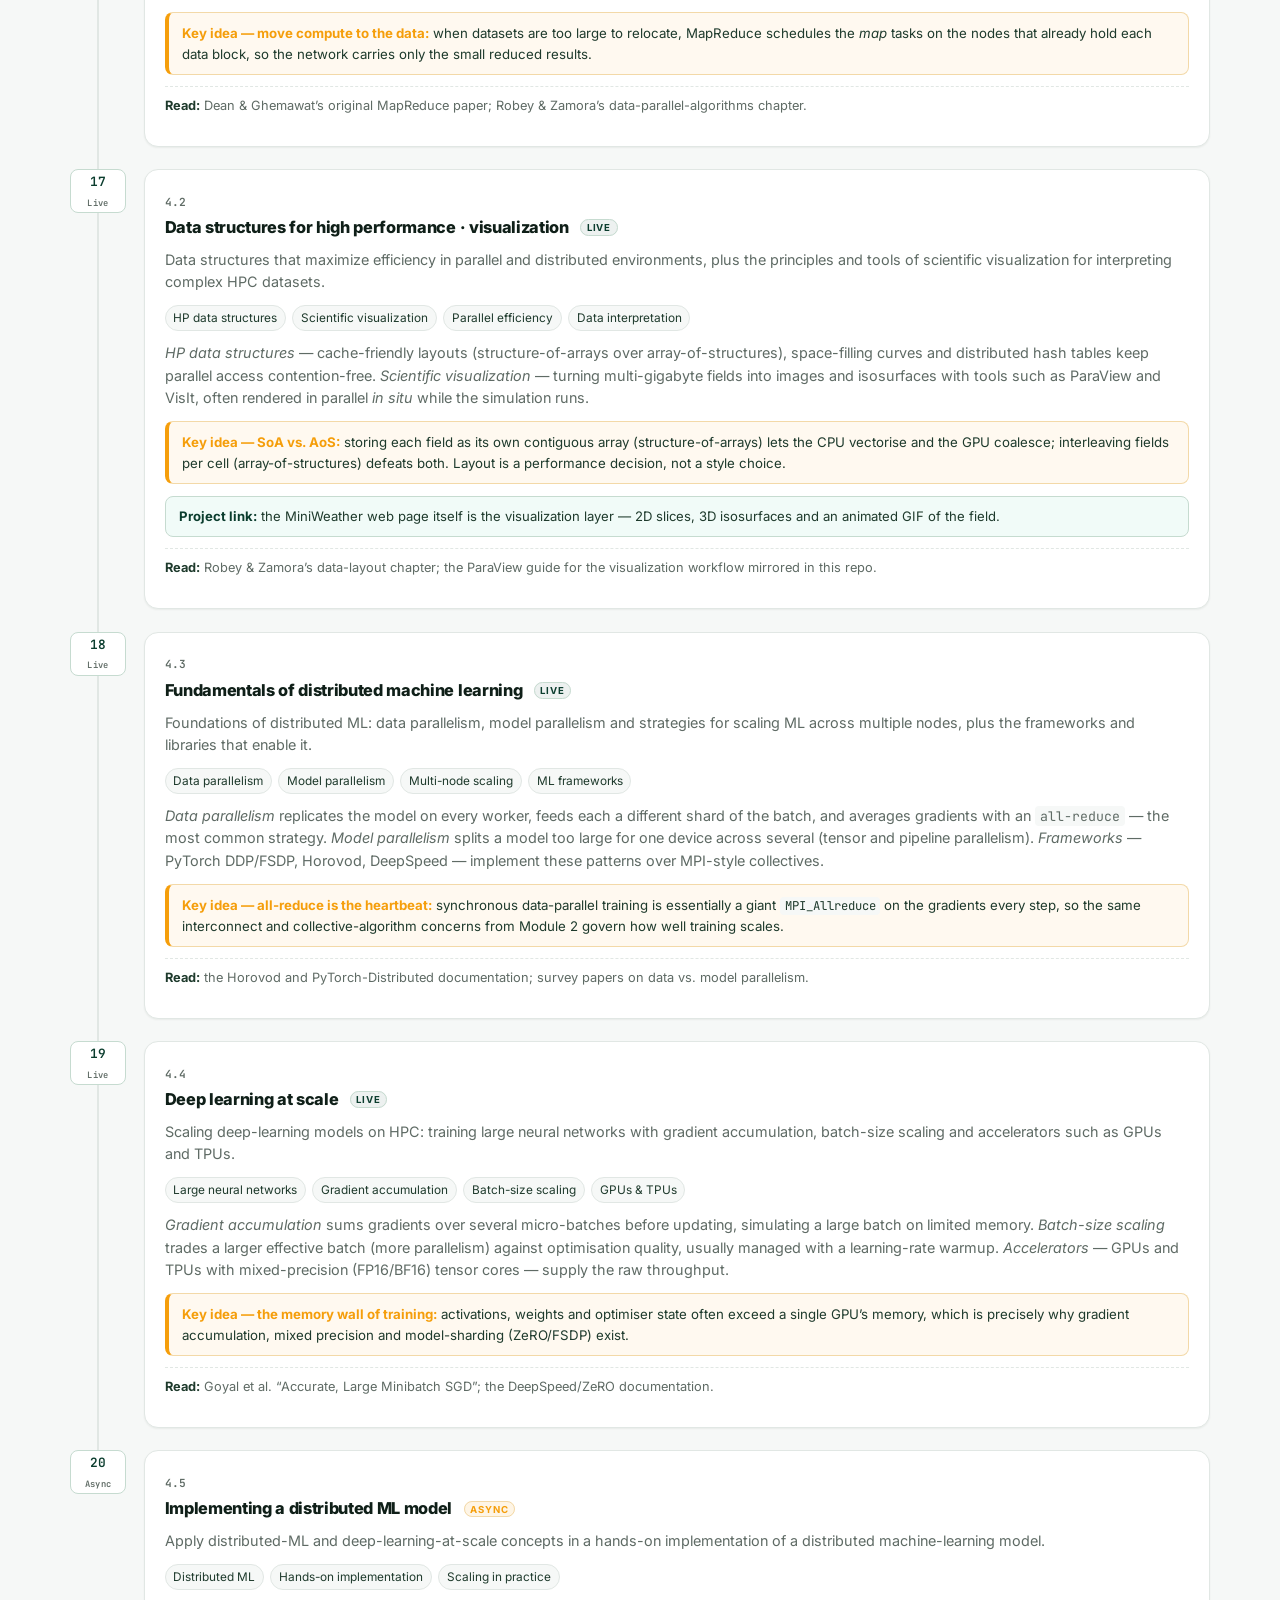
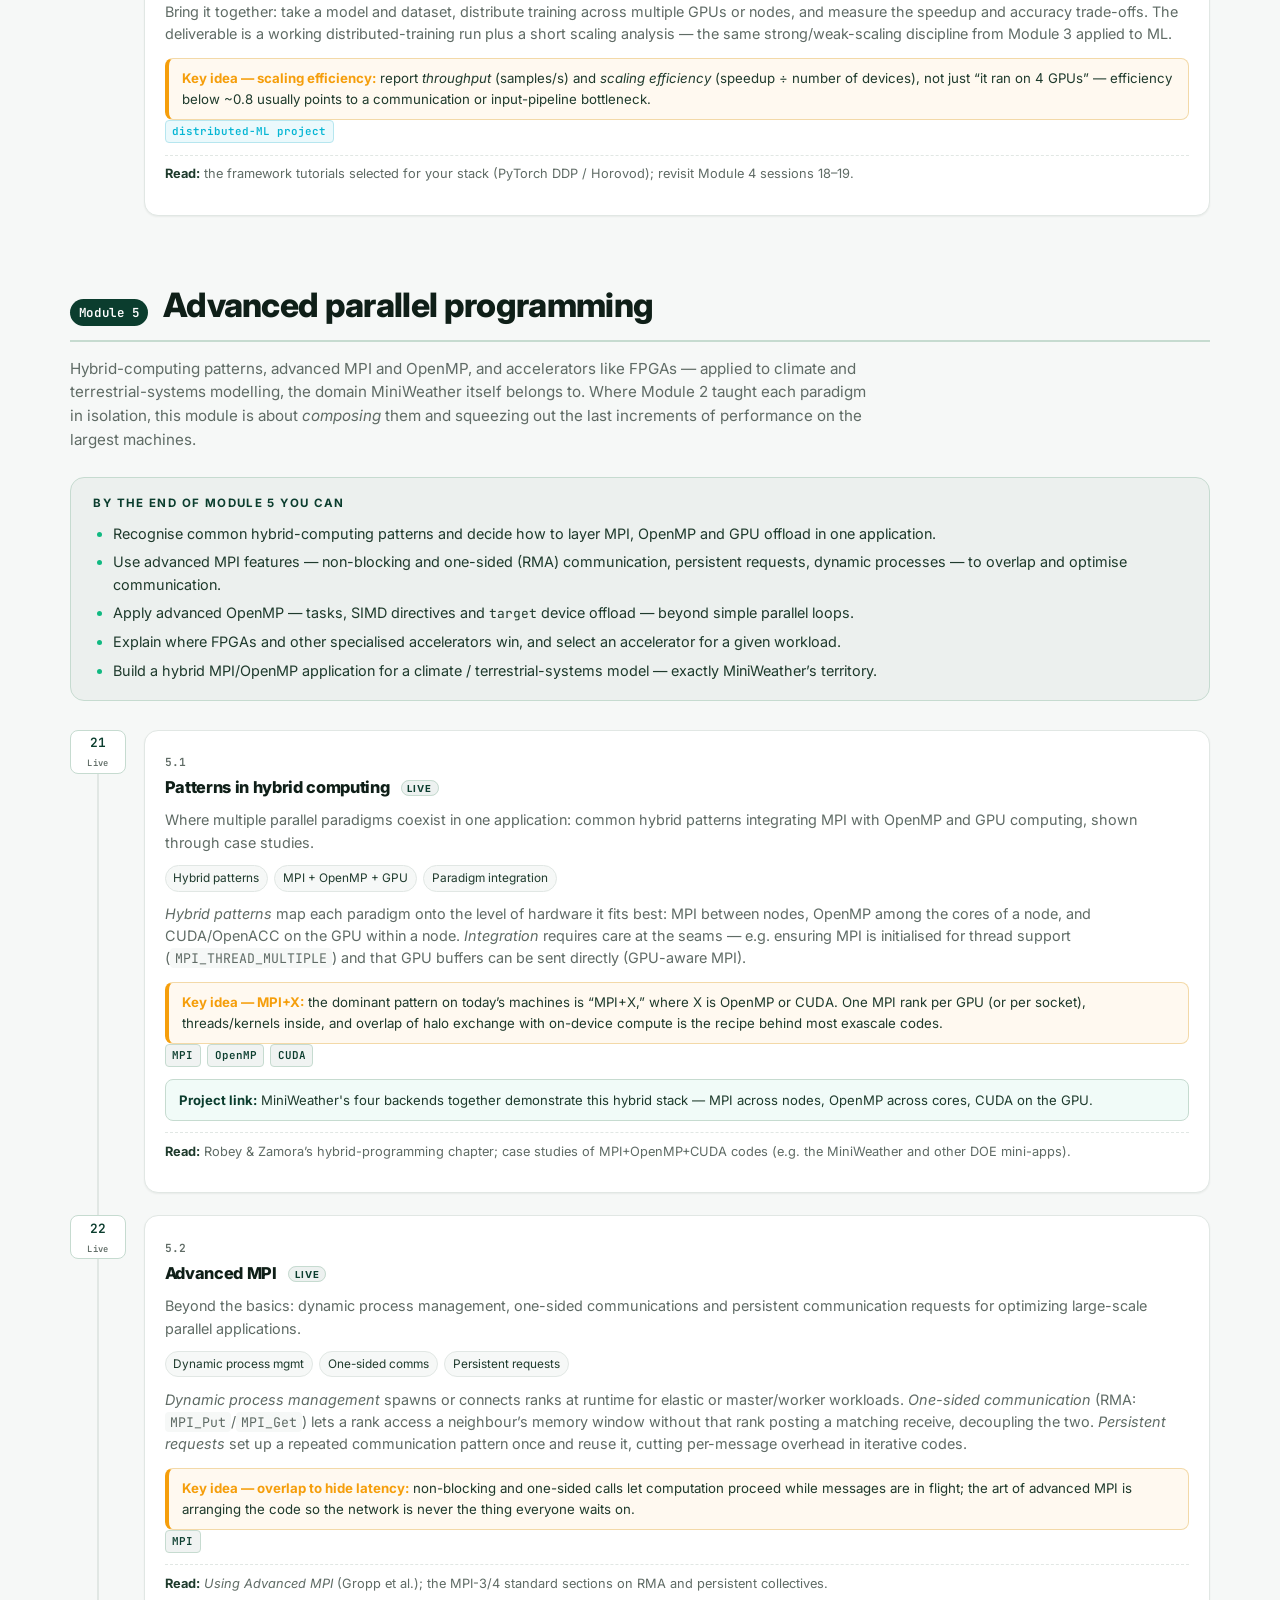
<file: web/course.html>
<!doctype html>
<html lang="en">
  <head>
    <meta charset="UTF-8" />
    <meta name="viewport" content="width=device-width, initial-scale=1.0" />
    <meta name="theme-color" content="#0b3d2e" />
    <link rel="icon" type="image/svg+xml" href="./favicon.svg" />
    <title>Course Structure · High Performance Computing · IE BCSAI</title>

    <link rel="preconnect" href="https://fonts.googleapis.com" />
    <link rel="preconnect" href="https://fonts.gstatic.com" crossorigin />
    <link href="https://fonts.googleapis.com/css2?family=Inter:wght@400;500;600;700;800&family=JetBrains+Mono:wght@400;600&display=swap" rel="stylesheet" />

    <link rel="stylesheet" href="./style.css" />

    <style>
      /* ============================================================
         Course-structure page — reuses the forest-green design
         system from style.css, with a few page-specific additions.
         ============================================================ */

      /* Meta grid */
      .meta-grid {
        display: grid;
        grid-template-columns: repeat(auto-fill, minmax(190px, 1fr));
        gap: 1rem;
        margin-top: 1.5rem;
      }
      .meta-cell {
        background: #fff;
        border: 1px solid var(--border);
        border-radius: var(--radius-md);
        padding: 1rem 1.1rem;
        box-shadow: var(--shadow-sm);
      }
      .meta-cell .k {
        font-size: 0.66rem; font-weight: 700; text-transform: uppercase;
        letter-spacing: 0.14em; color: var(--muted); display: block; margin-bottom: 0.3rem;
      }
      .meta-cell .v { font-size: 1rem; font-weight: 700; color: var(--fg); }
      .meta-cell .v.mono { font-family: var(--font-mono); font-weight: 600; font-size: 0.92rem; color: var(--brand); }

      /* Objective cards */
      .obj-grid {
        display: grid;
        grid-template-columns: repeat(auto-fill, minmax(280px, 1fr));
        gap: 1.1rem;
      }
      .obj-card {
        background: #fff;
        border: 1px solid var(--border);
        border-left: 4px solid var(--accent);
        border-radius: var(--radius-md);
        padding: 1.2rem 1.25rem;
        box-shadow: var(--shadow-sm);
      }
      .obj-card h3 { color: var(--brand); margin-bottom: 0.4rem; }
      .obj-card p { color: var(--muted); font-size: 0.92rem; margin: 0; }

      /* Percentage bars */
      .bars { display: flex; flex-direction: column; gap: 0.85rem; }
      .bar-row { display: grid; grid-template-columns: minmax(160px, 230px) 1fr auto; gap: 1rem; align-items: center; }
      .bar-row .bl { font-weight: 600; font-size: 0.9rem; }
      .bar-row .bl small { display: block; color: var(--muted); font-weight: 500; font-size: 0.74rem; }
      .bar-track { background: var(--bg-soft); border: 1px solid var(--border); border-radius: var(--radius-pill); height: 14px; overflow: hidden; }
      .bar-fill { height: 100%; border-radius: var(--radius-pill); background: linear-gradient(90deg, var(--brand), var(--accent)); }
      .bar-row .bv { font-family: var(--font-mono); font-weight: 600; color: var(--brand); font-size: 0.9rem; min-width: 3.5em; text-align: right; }
      @media (max-width: 640px) {
        .bar-row { grid-template-columns: 1fr auto; }
        .bar-track { grid-column: 1 / -1; order: 3; }
      }

      .split { display: grid; grid-template-columns: 1fr 1fr; gap: 2.5rem; align-items: start; }
      @media (max-width: 820px) { .split { grid-template-columns: 1fr; gap: 1.5rem; } }
      .split h3 { color: var(--brand); margin-bottom: 1rem; font-size: 1rem; text-transform: uppercase; letter-spacing: 0.08em; }

      /* Module + timeline */
      .module { margin-bottom: 3rem; }
      .module-head {
        display: flex; align-items: baseline; gap: 0.9rem; flex-wrap: wrap;
        padding-bottom: 0.9rem; margin-bottom: 1.5rem;
        border-bottom: 2px solid var(--brand-soft);
      }
      .module-num {
        font-family: var(--font-mono); font-weight: 600; font-size: 0.78rem;
        color: #fff; background: var(--brand);
        padding: 0.3em 0.7em; border-radius: var(--radius-pill);
        letter-spacing: 0.05em;
      }
      .module-head h2 { margin: 0; }
      .module-intro { color: var(--muted); max-width: 80ch; margin: -0.6rem 0 1.6rem; font-size: 0.95rem; }

      .timeline { position: relative; margin-left: 0; padding-left: 0; }
      .session {
        position: relative;
        display: grid;
        grid-template-columns: 56px 1fr;
        gap: 1.1rem;
        padding-bottom: 1.4rem;
      }
      .session:not(:last-child)::before {
        content: ""; position: absolute;
        left: 27px; top: 44px; bottom: -4px;
        width: 2px; background: var(--border);
      }
      .session-num {
        width: 56px; height: 44px;
        display: grid; place-items: center;
        background: #fff; border: 1.5px solid var(--brand-soft); color: var(--brand);
        border-radius: var(--radius-sm);
        font-family: var(--font-mono); font-weight: 600; font-size: 0.8rem;
        z-index: 1;
      }
      .session-num small { display: block; font-size: 0.55rem; color: var(--muted); letter-spacing: 0.04em; }
      .session-body {
        background: #fff; border: 1px solid var(--border);
        border-radius: var(--radius-md); padding: 1.1rem 1.25rem;
        box-shadow: var(--shadow-sm);
      }
      .session-body .code {
        font-family: var(--font-mono); font-size: 0.7rem; font-weight: 600;
        color: var(--muted); letter-spacing: 0.04em;
      }
      .session-body h4 { font-size: 1.02rem; margin: 0.15rem 0 0.55rem; color: var(--fg); }
      .session-obj { color: var(--muted); font-size: 0.9rem; margin: 0 0 0.7rem; }
      .topics { display: flex; flex-wrap: wrap; gap: 0.4rem; margin: 0.2rem 0 0.7rem; padding: 0; list-style: none; }
      .topics li {
        font-size: 0.74rem; background: var(--bg-soft); border: 1px solid var(--border);
        color: var(--fg-soft); padding: 0.25em 0.65em; border-radius: var(--radius-pill);
      }
      .tags { display: flex; flex-wrap: wrap; gap: 0.4rem; }
      .tag {
        font-family: var(--font-mono); font-size: 0.68rem; font-weight: 600;
        color: var(--brand); background: rgba(11,61,46,0.06);
        border: 1px solid var(--brand-soft); padding: 0.2em 0.6em; border-radius: 4px;
      }
      .tag.async { color: var(--accent-warm); border-color: #f3d9a8; background: rgba(245,158,11,0.08); }
      .tag.proj  { color: var(--accent-cool); border-color: #b6e6ef; background: rgba(6,182,212,0.08); }

      .mode-pill {
        font-size: 0.6rem; font-weight: 700; text-transform: uppercase; letter-spacing: 0.1em;
        padding: 0.18em 0.55em; border-radius: var(--radius-pill); margin-left: 0.5rem; vertical-align: middle;
      }
      .mode-live  { color: var(--brand); background: rgba(11,61,46,0.07); border: 1px solid var(--brand-soft); }
      .mode-async { color: var(--accent-warm); background: rgba(245,158,11,0.1); border: 1px solid #f3d9a8; }

      .callout {
        background: rgba(16,185,129,0.06); border: 1px solid var(--brand-soft);
        border-radius: var(--radius-sm); padding: 0.6rem 0.85rem; margin-top: 0.75rem;
        font-size: 0.82rem; color: var(--fg-soft);
      }
      .callout strong { color: var(--brand); }

      .biblio { list-style: none; padding: 0; margin: 0; display: flex; flex-direction: column; gap: 1rem; }
      .biblio li { background: #fff; border: 1px solid var(--border); border-radius: var(--radius-md); padding: 1rem 1.2rem; box-shadow: var(--shadow-sm); }
      .biblio .badge { font-size: 0.62rem; font-weight: 700; text-transform: uppercase; letter-spacing: 0.12em; padding: 0.18em 0.55em; border-radius: var(--radius-pill); margin-bottom: 0.45rem; display: inline-block; }
      .biblio .badge.req { color: #fff; background: var(--brand); }
      .biblio .badge.rec { color: var(--brand); background: rgba(11,61,46,0.08); border: 1px solid var(--brand-soft); }
      .biblio .title { font-weight: 700; }
      .biblio .meta { color: var(--muted); font-size: 0.85rem; }

      .toc-nav a { font-size: 0.92rem; }

      /* Module learning-outcomes block */
      .outcomes {
        background: rgba(11,61,46,0.04);
        border: 1px solid var(--brand-soft);
        border-radius: var(--radius-md);
        padding: 1.1rem 1.3rem 1.1rem 1.4rem;
        margin: 0 0 1.8rem;
      }
      .outcomes h3 {
        font-size: 0.72rem; font-weight: 700; text-transform: uppercase;
        letter-spacing: 0.12em; color: var(--brand); margin: 0 0 0.6rem;
      }
      .outcomes ul { margin: 0; padding-left: 1.2rem; display: grid; gap: 0.4rem; }
      .outcomes li { font-size: 0.9rem; color: var(--fg-soft); }
      .outcomes li::marker { color: var(--accent); }

      /* "Key idea" concept note inside a session */
      .keyidea {
        background: rgba(245,158,11,0.06);
        border: 1px solid #f3d9a8;
        border-left: 4px solid var(--accent-warm);
        border-radius: var(--radius-sm);
        padding: 0.6rem 0.85rem; margin-top: 0.75rem;
        font-size: 0.83rem; color: var(--fg-soft);
      }
      .keyidea strong { color: var(--accent-warm); }
      .keyidea code { background: var(--bg-soft); padding: 0.08em 0.38em; border-radius: 4px; font-size: 0.92em; }

      /* Annotated reading note inside a session */
      .reading {
        font-size: 0.8rem; color: var(--muted); margin-top: 0.7rem;
        padding-top: 0.55rem; border-top: 1px dashed var(--border);
      }
      .reading strong { color: var(--fg-soft); font-weight: 700; }

      .session-body p.session-obj + .session-obj { margin-top: -0.3rem; }

      .callout code, .session-obj code { background: var(--bg-soft); padding: 0.08em 0.38em; border-radius: 4px; font-size: 0.92em; }

      /* Glossary grid */
      .glossary {
        display: grid;
        grid-template-columns: repeat(auto-fill, minmax(280px, 1fr));
        gap: 1rem;
        list-style: none; padding: 0; margin: 0;
      }
      .glossary li {
        background: #fff; border: 1px solid var(--border);
        border-radius: var(--radius-md); padding: 0.95rem 1.1rem;
        box-shadow: var(--shadow-sm);
      }
      .glossary dt {
        font-weight: 700; color: var(--brand); font-size: 0.95rem; margin-bottom: 0.25rem;
      }
      .glossary dd { margin: 0; font-size: 0.85rem; color: var(--muted); }

      /* Bibliography session-mapping line */
      .biblio .annot { color: var(--fg-soft); font-size: 0.86rem; margin: 0.5rem 0 0; }
      .biblio .used {
        display: inline-block; margin-top: 0.5rem;
        font-family: var(--font-mono); font-size: 0.68rem; font-weight: 600;
        color: var(--brand); background: rgba(11,61,46,0.06);
        border: 1px solid var(--brand-soft); padding: 0.2em 0.6em; border-radius: 4px;
      }

      /* Assessment component cards */
      .assess-grid {
        display: grid; grid-template-columns: repeat(auto-fill, minmax(260px, 1fr));
        gap: 1rem; margin-top: 1.5rem;
      }
      .assess-card {
        background: #fff; border: 1px solid var(--border);
        border-left: 4px solid var(--brand); border-radius: var(--radius-md);
        padding: 1rem 1.15rem; box-shadow: var(--shadow-sm);
      }
      .assess-card .top { display: flex; justify-content: space-between; align-items: baseline; gap: 0.5rem; margin-bottom: 0.4rem; }
      .assess-card h4 { margin: 0; font-size: 0.98rem; color: var(--fg); }
      .assess-card .wt { font-family: var(--font-mono); font-weight: 600; color: var(--brand); font-size: 0.9rem; }
      .assess-card p { margin: 0; font-size: 0.83rem; color: var(--muted); }
      .assess-card p + p { margin-top: 0.45rem; }
      .assess-card .lbl { font-weight: 700; color: var(--fg-soft); }
    </style>
  </head>
  <body>
    <header class="site-header">
      <div class="container row">
        <div class="brand">
          <span class="mark" aria-hidden="true">
            <svg viewBox="0 0 32 32" width="22" height="22">
              <g fill="none" stroke="currentColor" stroke-width="2" stroke-linecap="round">
                <path d="M5 12 Q12 8 19 12 T 28 12" />
                <path d="M3 18 Q12 14 21 18 T 30 18" />
                <path d="M5 24 Q14 20 23 24 T 30 24" />
              </g>
            </svg>
          </span>
          <span class="wordmark">
            <span>HPC MiniWeather</span>
            <small>Course structure</small>
          </span>
        </div>
        <nav class="nav toc-nav">
          <a href="./index.html">← Visualization</a>
          <a href="./project.html">example project</a>
          <a href="#overview">Overview</a>
          <a href="#objectives">Objectives</a>
          <a href="#assessment">Assessment</a>
          <a href="#program">Program</a>
          <a href="#concepts">Concepts</a>
          <a href="./SYLLABUS.pdf" target="_blank" rel="noreferrer">Syllabus PDF ↗</a>
        </nav>
      </div>
      <div class="stripe" aria-hidden="true"></div>
    </header>

    <section class="hero">
      <div class="container">
        <span class="eyebrow">IE BCSAI · Computer Science · 2025–26</span>
        <h1>High Performance <span class="accent">Computing</span></h1>
        <p class="lede">
          The full course structure behind this project — six modules, thirty sessions, from the anatomy of a
          supercomputer to quantum computing. The MiniWeather 7-point stencil solver in this repository is the
          hands-on companion: a concrete place to see MPI, OpenMP and CUDA from the syllabus actually run.
        </p>
        <div class="hero-actions">
          <a href="#program" class="btn btn-primary">Jump to the 30 sessions</a>
          <a href="./index.html" class="btn btn-secondary">Open the live simulation</a>
        </div>
      </div>
    </section>

    <!-- ===== OVERVIEW + META ===== -->
    <section id="overview" class="section">
      <div class="container">
        <div class="section-head">
          <div>
            <span class="eyebrow">Overview</span>
            <h2>What this course is</h2>
            <p class="muted" style="max-width: 74ch">
              An introduction to high-performance computing with a modern perspective: parallel coding,
              distributed systems, and applications in machine and deep learning. It covers the evolution and
              fundamentals of HPC, architectural design, resource management and performance optimization, with
              heavy emphasis on the parallel-programming essentials — MPI and OpenMP — plus GPU computing and
              cloud-based HPC. The curriculum builds toward distributed ML/DL at scale and closes on the frontiers
              of the field: neuromorphic, quantum, and post-exascale computing. Theory alternates with hands-on
              sessions; the <a href="./index.html">MiniWeather stencil project</a> is one such hands-on artefact.
            </p>
          </div>
        </div>

        <div class="meta-grid">
          <div class="meta-cell"><span class="k">Program</span><span class="v">BCSAI — Bachelor in Computer Science &amp; AI</span></div>
          <div class="meta-cell"><span class="k">Course code</span><span class="v mono">HPC-CSAI.3.M.A</span></div>
          <div class="meta-cell"><span class="k">Area</span><span class="v">Computer Science</span></div>
          <div class="meta-cell"><span class="k">Sessions</span><span class="v">30</span></div>
          <div class="meta-cell"><span class="k">Credits</span><span class="v">6.0 ECTS</span></div>
          <div class="meta-cell"><span class="k">Academic year</span><span class="v">2025–26</span></div>
          <div class="meta-cell"><span class="k">Degree course</span><span class="v">Third</span></div>
          <div class="meta-cell"><span class="k">Semester</span><span class="v">1st</span></div>
          <div class="meta-cell"><span class="k">Category</span><span class="v">Compulsory</span></div>
          <div class="meta-cell"><span class="k">Language</span><span class="v">English</span></div>
          <div class="meta-cell"><span class="k">Professor</span><span class="v">Dr. Oscar Diez Gonzalez</span></div>
          <div class="meta-cell"><span class="k">Contact</span><span class="v mono">odiezg@faculty.ie.edu</span></div>
        </div>
      </div>
    </section>

    <!-- ===== LEARNING OBJECTIVES ===== -->
    <section id="objectives" class="section section-muted">
      <div class="container">
        <div class="section-head">
          <div>
            <span class="eyebrow">Learning objectives</span>
            <h2>What you should be able to do</h2>
            <p class="muted" style="max-width: 74ch">
              The course is built around six competency themes. By the end, students command HPC hardware and
              software, the major parallel paradigms (MPI, OpenMP, OpenACC), performance measurement and
              optimization, and an informed view of where supercomputing is heading.
            </p>
          </div>
        </div>

        <div class="obj-grid">
          <div class="obj-card">
            <h3>Foundational knowledge &amp; skills</h3>
            <p>Explore the evolution, principles and architecture of HPC systems; understand resource management,
            performance metrics and the dynamics of parallel systems; set up environments and write simple parallel
            codes, with cloud-based applications in health and neurosciences.</p>
          </div>
          <div class="obj-card">
            <h3>Advanced parallel computing</h3>
            <p>Master distributed vs. shared-memory concepts, MPI programming and OpenMP multithreading; a special
            focus on GPU computing and OpenACC/CUDA, integrating MPI with OpenMP for complex simulations such as CFD.</p>
          </div>
          <div class="obj-card">
            <h3>Performance optimization</h3>
            <p>Optimize code for diverse HPC architectures; use profiling and analysis tools; exploit the memory
            hierarchy and data locality; leverage high-performance libraries, parallel I/O and data-management strategies.</p>
          </div>
          <div class="obj-card">
            <h3>Parallel algorithms &amp; ML</h3>
            <p>Design scalable parallel algorithms for big data, high-performance data structures and visualization;
            understand distributed ML and scalable deep learning, culminating in a distributed-ML implementation project.</p>
          </div>
          <div class="obj-card">
            <h3>Advanced parallel programming</h3>
            <p>Work with hybrid-computing patterns, advanced MPI and OpenMP, and accelerators such as FPGAs; apply
            them to climate and terrestrial-systems modelling using hybrid programming approaches.</p>
          </div>
          <div class="obj-card">
            <h3>Frontiers of HPC</h3>
            <p>Survey neuromorphic and quantum computing and the challenges of post-exascale computing, anticipating
            the future direction of supercomputing.</p>
          </div>
        </div>
      </div>
    </section>

    <!-- ===== METHODOLOGY + ASSESSMENT ===== -->
    <section id="assessment" class="section">
      <div class="container">
        <div class="section-head">
          <div>
            <span class="eyebrow">Methodology &amp; assessment</span>
            <h2>How time and grades are split</h2>
            <p class="muted" style="max-width: 74ch">
              IE's method is collaborative, active and applied. The 150-hour workload (6 ECTS) is distributed across
              lectures, discussion, in-class and asynchronous exercises, group work and individual study. Grading
              blends continuous assessment with two exams.
            </p>
          </div>
        </div>

        <div class="split">
          <div>
            <h3>Learning activities · 150 h</h3>
            <div class="bars">
              <div class="bar-row"><div class="bl">Lectures<small>60.0 hours</small></div><div class="bar-track"><div class="bar-fill" style="width:40%"></div></div><div class="bv">40.0%</div></div>
              <div class="bar-row"><div class="bl">Exercises / async / field work<small>30.0 hours</small></div><div class="bar-track"><div class="bar-fill" style="width:20%"></div></div><div class="bv">20.0%</div></div>
              <div class="bar-row"><div class="bl">Individual studying<small>25.0 hours</small></div><div class="bar-track"><div class="bar-fill" style="width:16.7%"></div></div><div class="bv">16.7%</div></div>
              <div class="bar-row"><div class="bl">Discussions<small>20.0 hours</small></div><div class="bar-track"><div class="bar-fill" style="width:13.3%"></div></div><div class="bv">13.3%</div></div>
              <div class="bar-row"><div class="bl">Group work<small>15.0 hours</small></div><div class="bar-track"><div class="bar-fill" style="width:10%"></div></div><div class="bv">10.0%</div></div>
            </div>
          </div>

          <div>
            <h3>Assessment weighting</h3>
            <div class="bars">
              <div class="bar-row"><div class="bl">Final exam<small>Comprehensive, all modules</small></div><div class="bar-track"><div class="bar-fill" style="width:30%"></div></div><div class="bv">30%</div></div>
              <div class="bar-row"><div class="bl">Individual work<small>Per-module assignments</small></div><div class="bar-track"><div class="bar-fill" style="width:15%"></div></div><div class="bv">15%</div></div>
              <div class="bar-row"><div class="bl">Intermediate tests<small>Quizzes + intermediate exam</small></div><div class="bar-track"><div class="bar-fill" style="width:15%"></div></div><div class="bv">15%</div></div>
              <div class="bar-row"><div class="bl">Workgroups<small>Paper + oral presentation</small></div><div class="bar-track"><div class="bar-fill" style="width:15%"></div></div><div class="bv">15%</div></div>
              <div class="bar-row"><div class="bl">Mid-course exam<small>First half of the course</small></div><div class="bar-track"><div class="bar-fill" style="width:15%"></div></div><div class="bv">15%</div></div>
              <div class="bar-row"><div class="bl">Class participation<small>Attendance mandatory</small></div><div class="bar-track"><div class="bar-fill" style="width:10%"></div></div><div class="bv">10%</div></div>
            </div>
            <div class="callout">
              <strong>Attendance:</strong> 80% minimum, or both calls for the year are forfeited.
              <strong>GenAI policy:</strong> permitted for research, ideation and proofreading with acknowledgement —
              not for assignments, coding, group submissions or exams.
            </div>
          </div>
        </div>

        <h3 style="color:var(--brand); margin:2.5rem 0 0; font-size:1rem; text-transform:uppercase; letter-spacing:0.08em">What each component asks of you</h3>
        <div class="assess-grid">
          <div class="assess-card">
            <div class="top"><h4>Class participation</h4><span class="wt">10%</span></div>
            <p><span class="lbl">Deliverable:</span> active, informed contribution to discussions and in-class activities across the semester.</p>
            <p><span class="lbl">Evaluated on:</span> quality and consistency of engagement; attendance is mandatory and feeds this component.</p>
          </div>
          <div class="assess-card">
            <div class="top"><h4>Individual work</h4><span class="wt">15%</span></div>
            <p><span class="lbl">Deliverable:</span> one individual assignment per module applying lecture concepts to a real problem or case study.</p>
            <p><span class="lbl">Evaluated on:</span> correctness, applied understanding and clarity of the solution.</p>
          </div>
          <div class="assess-card">
            <div class="top"><h4>Intermediate tests</h4><span class="wt">15%</span></div>
            <p><span class="lbl">Deliverable:</span> regular short quizzes plus an intermediate exam checking comprehension of recent lectures.</p>
            <p><span class="lbl">Evaluated on:</span> progressive mastery; designed to reinforce continuous learning.</p>
          </div>
          <div class="assess-card">
            <div class="top"><h4>Workgroups</h4><span class="wt">15%</span></div>
            <p><span class="lbl">Deliverable:</span> a group project on a selected HPC topic — a written paper plus an oral presentation (Session&nbsp;30).</p>
            <p><span class="lbl">Evaluated on:</span> the design, implementation and optimisation of an HPC solution, and the quality of the presentation.</p>
          </div>
          <div class="assess-card">
            <div class="top"><h4>Mid-course exam</h4><span class="wt">15%</span></div>
            <p><span class="lbl">Deliverable:</span> a written individual exam held mid-semester covering the first half of the course (Modules&nbsp;1–3).</p>
            <p><span class="lbl">Evaluated on:</span> theoretical understanding of the foundational and parallel-essentials material.</p>
          </div>
          <div class="assess-card">
            <div class="top"><h4>Final exam</h4><span class="wt">30%</span></div>
            <p><span class="lbl">Deliverable:</span> a comprehensive written exam at the end of the course (Session&nbsp;30) spanning all six modules.</p>
            <p><span class="lbl">Evaluated on:</span> both theoretical and applied understanding; the single largest component.</p>
          </div>
        </div>

        <div class="callout" style="margin-top:1.5rem">
          <strong>Pass &amp; re-sit rules:</strong> students have four chances across two academic years (ordinary + extraordinary June/July re-sits).
          Failing the ordinary call leads to a comprehensive June/July re-sit graded <em>on that exam alone</em> (continuous assessment is dropped),
          with a minimum passing grade of 5 and a maximum of 8.0; the third-call re-take exam can reach 10.0.
          Students below the <strong>80% attendance</strong> threshold forfeit <em>both</em> calls and must re-enrol the following year.
          Re-sits require physical presence on campus (Segovia or Madrid); grade appeals require attending the exam review session first.
        </div>
      </div>
    </section>

    <!-- ===== PROGRAM ===== -->
    <section id="program" class="section section-muted">
      <div class="container">
        <div class="section-head">
          <div>
            <span class="eyebrow">Program · 6 modules · 30 sessions</span>
            <h2>The full course, session by session</h2>
            <p class="muted" style="max-width: 74ch">
              Every numbered session from the syllabus, grouped by module. Live in-person sessions carry a
              <span class="mode-pill mode-live">Live</span> marker; self-paced ones a
              <span class="mode-pill mode-async">Async</span> marker. Tags flag the parallel-computing tools each
              session uses — the same MPI / OpenMP / CUDA stack the
              <a href="./index.html">MiniWeather stencil project</a> in this repo implements four ways.
            </p>
          </div>
        </div>

        <!-- ===== MODULE 1 ===== -->
        <div class="module">
          <div class="module-head">
            <span class="module-num">Module 1</span>
            <h2>Foundational knowledge &amp; skills</h2>
          </div>
          <p class="module-intro">
            The groundwork: the evolution, principles and architecture of HPC systems, resource management,
            performance metrics, cloud-based HPC and a first pass at writing simple parallel codes. This module
            answers the orienting questions — what makes a machine &ldquo;high performance,&rdquo; how those machines
            are organised, how their time is shared between many users, and how you log in and run your first
            parallel job.
          </p>

          <div class="outcomes">
            <h3>By the end of Module 1 you can</h3>
            <ul>
              <li>Explain what distinguishes HPC from ordinary computing and read a supercomputer&rsquo;s key metrics (FLOP/s, memory bandwidth, interconnect latency).</li>
              <li>Classify a machine using Flynn&rsquo;s taxonomy and recognise the main parallel-architecture families, including heterogeneous CPU+GPU nodes.</li>
              <li>Describe how a batch scheduler allocates nodes and interpret common performance benchmarks (LINPACK / HPL, HPCG).</li>
              <li>Outline the cloud HPC service models and weigh their trade-offs against on-premise clusters.</li>
              <li>Set up an HPC environment, compile, and submit a first simple parallel program to a queue.</li>
            </ul>
          </div>

          <div class="timeline">
            <div class="session">
              <div class="session-num">01<small>Live</small></div>
              <div class="session-body">
                <span class="code">1.1</span>
                <h4>Evolution and fundamentals of HPC <span class="mode-pill mode-live">Live</span></h4>
                <p class="session-obj">Lay the groundwork for the whole course: structure, assignments, grading and class dynamics. Core HPC concepts, the anatomy of a supercomputer, key performance indicators and a short history of supercomputing.</p>
                <ul class="topics"><li>What HPC is</li><li>Supercomputer anatomy</li><li>Key performance indicators</li><li>History of supercomputing</li><li>Assignment methodology</li></ul>
                <p class="session-obj"><em>What HPC is</em> — aggregating many processors, fast memory and a low-latency interconnect to solve one problem far faster than a single machine could. <em>Supercomputer anatomy</em> — compute nodes, accelerators, a high-speed network (InfiniBand / Slingshot), a parallel filesystem and a login/scheduler layer. <em>Key performance indicators</em> — peak vs. sustained FLOP/s, memory bandwidth, and interconnect latency/bandwidth. <em>History</em> — from Cray vector machines through Beowulf commodity clusters to today&rsquo;s GPU-accelerated exascale systems (Frontier, LUMI, Leonardo).</p>
                <div class="keyidea"><strong>Key idea — FLOP/s:</strong> a system rated at 1 PFLOP/s performs 10<sup>15</sup> floating-point operations per second; the <a href="https://top500.org" target="_blank" rel="noreferrer">TOP500</a> ranks machines by sustained <code>HPL</code> (LINPACK) performance, which is always below the theoretical peak.</div>
                <p class="reading"><strong>Read:</strong> Sterling et&nbsp;al., ch.&nbsp;1–2 — a comprehensive, accessible orientation to what supercomputers are and why they matter; sets vocabulary used for the rest of the course.</p>
              </div>
            </div>
            <div class="session">
              <div class="session-num">02<small>Live</small></div>
              <div class="session-body">
                <span class="code">1.2</span>
                <h4>Architectural overview of HPC systems <span class="mode-pill mode-live">Live</span></h4>
                <p class="session-obj">Demystify the parallel-architecture families through Flynn's taxonomy and the technologies enabling supercomputing today, ending on multiprocessors and heterogeneous computing.</p>
                <ul class="topics"><li>Flynn's taxonomy</li><li>Parallel architecture families</li><li>Processors</li><li>Multiprocessors</li><li>Heterogeneous computing</li></ul>
                <p class="session-obj"><em>Flynn&rsquo;s taxonomy</em> classifies machines by how many instruction and data streams run at once — SISD, SIMD, MISD and MIMD. <em>Architecture families</em> span shared-memory SMPs, distributed-memory clusters and vector/SIMD units. <em>Heterogeneous computing</em> pairs general-purpose CPUs with throughput-oriented accelerators (GPUs) on the same node.</p>
                <div class="keyidea"><strong>Key idea — SIMD vs. MIMD:</strong> a GPU is essentially a huge SIMD engine (one instruction, thousands of data elements), whereas an MPI cluster is MIMD (each rank runs its own instruction stream over its own data). Most real HPC codes combine both.</div>
                <div class="callout"><strong>Project link:</strong> the four MiniWeather backends — serial, cache-blocked, CPU-parallel, GPU — are exactly the heterogeneous-architecture spectrum introduced here.</div>
                <p class="reading"><strong>Read:</strong> Sterling et&nbsp;al., ch.&nbsp;3–4 (architecture); <em>Intro to HPC for Scientists &amp; Engineers</em>, ch.&nbsp;1 — a concise tour of mainstream parallel-computer architecture and where the performance comes from.</p>
              </div>
            </div>
            <div class="session">
              <div class="session-num">03<small>Live</small></div>
              <div class="session-body">
                <span class="code">1.3</span>
                <h4>Resource management &amp; performance metrics in parallel systems <span class="mode-pill mode-live">Live</span></h4>
                <p class="session-obj">Operational HPC: job scheduling strategies, resource allocation and the performance benchmarks that keep parallel environments running efficiently.</p>
                <ul class="topics"><li>Job scheduling</li><li>Resource allocation</li><li>Performance benchmarks</li><li>Cluster operation</li></ul>
                <p class="session-obj"><em>Job scheduling</em> — a batch scheduler (SLURM, PBS) queues jobs and matches their resource requests (nodes, cores, GPUs, walltime) to free hardware, balancing throughput against fairness. <em>Performance benchmarks</em> — HPL/LINPACK stresses dense floating-point; HPCG stresses sparse, memory-bound kernels; STREAM measures memory bandwidth — together they bracket how a real code will behave.</p>
                <div class="keyidea"><strong>Key idea — backfill scheduling:</strong> short jobs are slotted into gaps ahead of a large queued job as long as they don&rsquo;t delay its reserved start, which is why an accurate walltime estimate gets you scheduled sooner.</div>
                <div class="callout"><strong>Project link:</strong> MiniWeather ships SLURM <code>*.sbatch</code> / <code>*.slurm</code> scripts for a Magic Castle cluster — job scheduling in practice.</div>
                <p class="reading"><strong>Read:</strong> Sterling et&nbsp;al., ch.&nbsp;5 (resource management) and the SLURM <em>quickstart</em> documentation — the operational backdrop for every later hands-on session.</p>
              </div>
            </div>
            <div class="session">
              <div class="session-num">04<small>Live</small></div>
              <div class="session-body">
                <span class="code">1.4</span>
                <h4>Introduction to cloud-based HPC and virtualization <span class="mode-pill mode-live">Live</span></h4>
                <p class="session-obj">How cloud computing reshaped HPC accessibility and scalability: virtualization basics, cloud service models, and the benefits and challenges of cloud HPC in scientific workflows.</p>
                <ul class="topics"><li>Virtualization</li><li>Cloud service models</li><li>Cloud HPC trade-offs</li><li>Scientific workflows</li></ul>
                <p class="session-obj"><em>Virtualization</em> lets one physical machine present many isolated virtual ones; lightweight containers (Singularity/Apptainer, Docker) package an application&rsquo;s whole software stack for reproducibility. <em>Service models</em> — IaaS, PaaS and SaaS — trade control for convenience. <em>Trade-offs</em> — cloud gives elastic capacity and zero capital cost but adds virtualization overhead, slower interconnects and egress fees that can hurt tightly-coupled MPI jobs.</p>
                <div class="keyidea"><strong>Key idea — elasticity vs. coupling:</strong> embarrassingly-parallel workloads (parameter sweeps, ML inference) scale beautifully on cloud; latency-bound MPI codes with frequent halo exchange often still favour a dedicated low-latency cluster.</div>
                <p class="reading"><strong>Read:</strong> Sterling et&nbsp;al., ch.&nbsp;on cloud &amp; commodity clusters; vendor HPC whitepapers (AWS ParallelCluster, Azure CycleCloud) — concrete cloud-HPC reference architectures.</p>
              </div>
            </div>
            <div class="session">
              <div class="session-num">05<small>Async</small></div>
              <div class="session-body">
                <span class="code">1.5</span>
                <h4>HPC in health &amp; neurosciences · environment setup &amp; simple parallel codes <span class="mode-pill mode-async">Async</span></h4>
                <p class="session-obj">Set up HPC environments and write first parallel codes, with examples from health and neuroscience research. Includes the individual and group assignment explanation.</p>
                <ul class="topics"><li>Environment setup</li><li>First parallel codes</li><li>Health &amp; neuroscience cases</li><li>Assignment briefing</li></ul>
                <p class="session-obj"><em>Environment setup</em> — load compiler and MPI modules (<code>module load</code>), build with <code>mpicc</code>/<code>nvcc</code>, and submit through the scheduler. <em>First parallel codes</em> — a &ldquo;hello, ranks&rdquo; MPI program and a simple OpenMP loop that establish the mental model of many workers cooperating. <em>Health &amp; neuroscience cases</em> — genomics pipelines, medical-image reconstruction and large-scale brain simulation show why this compute matters.</p>
                <div class="keyidea"><strong>Key idea — concrete companion:</strong> the <a href="./index.html">MiniWeather project</a> in this repo is the worked example you keep returning to — clone it, build the serial backend, then watch the parallel ones reproduce the same field faster.</div>
                <div class="tags"><span class="tag proj">individual + group assignments</span></div>
                <p class="reading"><strong>Read:</strong> Robey &amp; Zamora, ch.&nbsp;1–2 — a hands-on on-ramp to building and running parallel code, ideal for the first assignment.</p>
              </div>
            </div>
          </div>
        </div>

        <!-- ===== MODULE 2 ===== -->
        <div class="module">
          <div class="module-head">
            <span class="module-num">Module 2</span>
            <h2>Parallel computing essentials</h2>
          </div>
          <p class="module-intro">
            Distributed vs. shared memory, MPI and OpenMP, GPU computing with OpenACC/CUDA, and a CFD case study
            integrating MPI + OpenMP — the heart of the parallel-programming skillset the MiniWeather project exercises.
            This is where the abstract architectures of Module&nbsp;1 become code you actually write: decomposing a problem,
            communicating between workers, and choosing the right paradigm for the hardware in front of you.
          </p>

          <div class="outcomes">
            <h3>By the end of Module 2 you can</h3>
            <ul>
              <li>Contrast shared- and distributed-memory models and pick the right one (or both) for a given problem and machine.</li>
              <li>Write MPI programs using point-to-point and collective communication, and decompose a grid across ranks with a halo (ghost-cell) exchange.</li>
              <li>Parallelise loops with OpenMP, choosing scheduling and reduction clauses and avoiding data races.</li>
              <li>Map a data-parallel kernel onto a GPU with CUDA/OpenACC, reasoning about threads, blocks and coalesced memory access.</li>
              <li>Combine MPI and OpenMP into a hybrid program and apply it to a CFD-style stencil computation.</li>
            </ul>
          </div>

          <div class="timeline">
            <div class="session">
              <div class="session-num">06<small>Live</small></div>
              <div class="session-body">
                <span class="code">2.1</span>
                <h4>Distributed and shared memory concepts <span class="mode-pill mode-live">Live</span></h4>
                <p class="session-obj">The core architectures of parallel computing: distributed vs. shared memory, their advantages, challenges and suitable scenarios, and how each shapes programming paradigms and performance.</p>
                <ul class="topics"><li>Shared memory</li><li>Distributed memory</li><li>Programming paradigms</li><li>Performance trade-offs</li></ul>
                <p class="session-obj"><em>Shared memory</em> — all cores see one address space, so communication is just reading the same variable, but synchronization and cache coherence become the bottleneck (the OpenMP model). <em>Distributed memory</em> — each node owns private memory and must explicitly send messages to share data (the MPI model), which scales to thousands of nodes at the cost of programmer effort. <em>Trade-offs</em> centre on the cost of communication versus the cost of synchronization.</p>
                <div class="keyidea"><strong>Key idea — Amdahl vs. Gustafson:</strong> Amdahl&rsquo;s law caps speedup at <code>1/(s + p/N)</code> for a fixed problem with serial fraction <code>s</code>; Gustafson&rsquo;s law observes that in practice you grow the problem with <code>N</code>, so weak scaling stays useful well past Amdahl&rsquo;s pessimistic ceiling.</div>
                <div class="callout"><strong>Project link:</strong> MiniWeather's halo exchange (<code>halo.cpp</code>) is the distributed-memory boundary problem made concrete.</div>
                <p class="reading"><strong>Read:</strong> Robey &amp; Zamora, ch.&nbsp;3–4; <em>Intro to HPC for Scientists &amp; Engineers</em>, ch.&nbsp;on parallel computers — clear treatment of the two memory models and the scaling laws.</p>
              </div>
            </div>
            <div class="session">
              <div class="session-num">07<small>Live</small></div>
              <div class="session-body">
                <span class="code">2.2</span>
                <h4>Deep dive into MPI programming <span class="mode-pill mode-live">Live</span></h4>
                <p class="session-obj">MPI from basic to intermediate: communication patterns, data distribution and collective operations, with hands-on practice writing and running MPI programs on distributed-memory systems.</p>
                <ul class="topics"><li>Point-to-point comms</li><li>Collective operations</li><li>Data distribution</li><li>Hands-on MPI</li></ul>
                <p class="session-obj"><em>Point-to-point</em> — <code>MPI_Send</code>/<code>MPI_Recv</code> (and their non-blocking <code>MPI_Isend</code>/<code>MPI_Irecv</code> forms) move data between two named ranks. <em>Collectives</em> — <code>MPI_Bcast</code>, <code>MPI_Scatter</code>, <code>MPI_Gather</code>, <code>MPI_Reduce</code>, <code>MPI_Allreduce</code> coordinate all ranks at once and are implemented with optimised tree algorithms. <em>Data distribution</em> — splitting a domain so each rank owns a contiguous block keeps communication local to neighbours.</p>
                <div class="keyidea"><strong>Key idea — halo (ghost-cell) exchange:</strong> a rank pads its sub-grid with a border copied from its neighbours each step, so the stencil can be applied locally without per-cell messaging. Overlapping this exchange with interior computation (non-blocking sends) hides the communication latency.</div>
                <div class="tags"><span class="tag">MPI</span></div>
                <div class="callout"><strong>Project link:</strong> <code>stencil_cpu_parallel.cpp</code> partitions the 3D grid across MPI ranks and exchanges halo layers each step.</div>
                <p class="reading"><strong>Read:</strong> Robey &amp; Zamora, ch.&nbsp;8 (MPI); the MPI Forum standard / <em>Using MPI</em> reference for the call signatures used in the lab.</p>
              </div>
            </div>
            <div class="session">
              <div class="session-num">08<small>Live</small></div>
              <div class="session-body">
                <span class="code">2.3</span>
                <h4>OpenMP for multithreading <span class="mode-pill mode-live">Live</span></h4>
                <p class="session-obj">Shared-memory parallelism with OpenMP directives: workload distribution, synchronization and memory management for multicore processors, with interactive performance experiments.</p>
                <ul class="topics"><li>OpenMP directives</li><li>Workload distribution</li><li>Synchronization</li><li>Multicore scaling</li></ul>
                <p class="session-obj"><em>Directives</em> — <code>#pragma omp parallel for</code> spreads loop iterations across a team of threads sharing memory. <em>Workload distribution</em> — the <code>schedule</code> clause (<code>static</code>, <code>dynamic</code>, <code>guided</code>) trades load-balance against overhead. <em>Synchronization</em> — <code>critical</code>, <code>atomic</code> and <code>reduction</code> prevent two threads from clobbering the same memory. <em>Scaling</em> is limited by memory bandwidth and false sharing, not just core count.</p>
                <div class="keyidea"><strong>Key idea — scheduling choice:</strong> use <code>static</code> when every iteration costs the same (best cache reuse, least overhead) and <code>dynamic</code>/<code>guided</code> when iteration cost is uneven — at the price of extra runtime bookkeeping.</div>
                <div class="tags"><span class="tag">OpenMP</span></div>
                <div class="callout"><strong>Project link:</strong> the same <code>stencil_cpu_parallel.cpp</code> threads across cores with OpenMP inside each MPI rank.</div>
                <p class="reading"><strong>Read:</strong> Robey &amp; Zamora, ch.&nbsp;7 (OpenMP); the OpenMP API examples document — directive-by-directive walkthroughs.</p>
              </div>
            </div>
            <div class="session">
              <div class="session-num">09<small>Live</small></div>
              <div class="session-body">
                <span class="code">2.4</span>
                <h4>Introduction to GPU computing · OpenACC/CUDA basics <span class="mode-pill mode-live">Live</span></h4>
                <p class="session-obj">GPU architecture and programming with CUDA and OpenACC: develop and optimize parallel algorithms that exploit the massive parallelism of GPUs for compute-intensive tasks.</p>
                <ul class="topics"><li>GPU architecture</li><li>CUDA</li><li>OpenACC</li><li>Massive parallelism</li></ul>
                <p class="session-obj"><em>GPU architecture</em> — thousands of lightweight cores grouped into streaming multiprocessors, optimised for throughput over latency. <em>CUDA</em> exposes this explicitly: you write a <em>kernel</em> launched over a <em>grid of thread blocks</em>, where threads in a block share fast on-chip memory. <em>OpenACC</em> takes a directive-based shortcut (<code>#pragma acc</code>) that the compiler turns into GPU code, trading control for productivity.</p>
                <div class="keyidea"><strong>Key idea — grid / block / warp:</strong> threads execute in groups of 32 (a <em>warp</em>) in lockstep; <em>coalesced</em> memory access (consecutive threads reading consecutive addresses) and using <em>shared memory</em> as a manual cache are the two biggest levers for GPU performance.</div>
                <div class="tags"><span class="tag">CUDA</span><span class="tag">OpenACC</span></div>
                <div class="callout"><strong>Project link:</strong> <code>stencil_gpu.cu</code> maps each grid cell to a CUDA thread with coalesced loads and shared-memory tiling.</div>
                <p class="reading"><strong>Read:</strong> Robey &amp; Zamora, ch.&nbsp;9–12 (GPU/CUDA/OpenACC); the CUDA C++ Programming Guide, intro chapters.</p>
              </div>
            </div>
            <div class="session">
              <div class="session-num">10<small>Async</small></div>
              <div class="session-body">
                <span class="code">2.5</span>
                <h4>Computational Fluid Dynamics (CFD) with HPC · MPI + OpenMP integration <span class="mode-pill mode-async">Async</span></h4>
                <p class="session-obj">Apply parallel computing to CFD: engage with simulations using MPI and OpenMP together, gaining practical experience in hybrid parallel programming across distributed and shared memory.</p>
                <ul class="topics"><li>CFD simulations</li><li>Hybrid MPI + OpenMP</li><li>Fluid dynamics</li><li>Scientific computing</li></ul>
                <p class="session-obj"><em>CFD</em> discretises the governing fluid equations onto a grid and advances them step by step — a textbook HPC workload because each cell depends only on its neighbours. <em>Hybrid MPI + OpenMP</em> — MPI distributes the grid across nodes while OpenMP threads the work within each node, matching the two-level structure of modern clusters (many nodes, many cores per node).</p>
                <div class="keyidea"><strong>Key idea — why hybrid:</strong> one MPI rank per node with OpenMP threads inside cuts the number of MPI messages and the memory spent on halo buffers, compared with one rank per core — often the difference between scaling and stalling at high core counts.</div>
                <div class="tags"><span class="tag">MPI</span><span class="tag">OpenMP</span></div>
                <div class="callout"><strong>Project link:</strong> MiniWeather is itself a stencil-based fluid/heat solver — the closest analogue to this CFD case in the repo.</div>
                <p class="reading"><strong>Read:</strong> Robey &amp; Zamora, ch.&nbsp;on hybrid programming; the original MiniWeather mini-app README for a worked CFD-style stencil.</p>
              </div>
            </div>
          </div>
        </div>

        <!-- ===== MODULE 3 ===== -->
        <div class="module">
          <div class="module-head">
            <span class="module-num">Module 3</span>
            <h2>Performance optimization in HPC</h2>
          </div>
          <p class="module-intro">
            Optimizing code for HPC architectures: profiling and analysis, checkpointing, the memory hierarchy and
            data locality, high-performance libraries, parallel I/O and parallel filesystems, with cluster performance tuning.
            The recurring lesson of this module is that on modern hardware most scientific codes are limited by
            <em>data movement</em>, not arithmetic — so optimization is largely about keeping the right data close to the
            processor at the right time.
          </p>

          <div class="outcomes">
            <h3>By the end of Module 3 you can</h3>
            <ul>
              <li>Profile a parallel application, read the results, and locate the dominant bottleneck before changing code.</li>
              <li>Restructure loops (unrolling, vectorization, blocking) to raise arithmetic intensity and cache reuse.</li>
              <li>Reason about the memory hierarchy and place a kernel on the roofline model to know whether it is compute- or memory-bound.</li>
              <li>Use high-performance libraries (BLAS, LAPACK, FFTW) instead of hand-rolling numerical kernels.</li>
              <li>Apply parallel I/O and checkpointing so large, long-running jobs are both scalable and fault-tolerant.</li>
            </ul>
          </div>

          <div class="timeline">
            <div class="session">
              <div class="session-num">11<small>Live</small></div>
              <div class="session-body">
                <span class="code">3.1</span>
                <h4>Optimizing code for HPC architectures <span class="mode-pill mode-live">Live</span></h4>
                <p class="session-obj">Strategies to fully exploit HPC architectures: code profiling, algorithmic choices and data-structure optimization, with loop unrolling, vectorization, memory-access patterns and cache utilization.</p>
                <ul class="topics"><li>Loop unrolling</li><li>Vectorization</li><li>Memory-access patterns</li><li>Cache utilization</li></ul>
                <p class="session-obj"><em>Loop unrolling</em> reduces loop-control overhead and exposes more independent work to the pipeline. <em>Vectorization</em> (SIMD) packs several array elements into one wide register so a single instruction processes 4–16 values at once. <em>Memory-access patterns</em> — stride-1, contiguous access lets the hardware prefetch and fully use each cache line. <em>Cache utilization</em> is the master variable: a kernel that streams data once is fundamentally slower than one that reuses it.</p>
                <div class="keyidea"><strong>Key idea — cache locality:</strong> a cache line is typically 64&nbsp;bytes; accessing memory with stride&nbsp;1 uses all of it, while a large stride wastes most of every line. The roofline model formalises this — performance is capped by <code>min(peak FLOP/s, bandwidth &times; arithmetic intensity)</code>.</div>
                <div class="callout"><strong>Project link:</strong> <code>stencil_cpu_blocked.cpp</code> tiles the loops so each block fits in L1/L2 — same FLOPs, far fewer cache misses.</div>
                <p class="reading"><strong>Read:</strong> <em>Intro to HPC for Scientists &amp; Engineers</em>, ch.&nbsp;on optimization &amp; the memory hierarchy — the definitive treatment of single-node tuning; Barba &amp; Forsyth for the Python angle.</p>
              </div>
            </div>
            <div class="session">
              <div class="session-num">12<small>Live</small></div>
              <div class="session-body">
                <span class="code">3.2</span>
                <h4>Profiling &amp; performance analysis tools · checkpointing <span class="mode-pill mode-live">Live</span></h4>
                <p class="session-obj">Tools and methodologies for profiling CPU and memory performance, plus checkpointing for fault tolerance in long-running computations — identifying and mitigating bottlenecks.</p>
                <ul class="topics"><li>CPU/memory profiling</li><li>Bottleneck analysis</li><li>Checkpointing</li><li>Fault tolerance</li></ul>
                <p class="session-obj"><em>Profiling</em> tools (perf, gprof, Intel VTune, NVIDIA Nsight) sample where time and cache misses actually occur — replacing guesswork with evidence. <em>Bottleneck analysis</em> follows Amdahl: optimise the part that dominates the runtime, not the part that is easiest. <em>Checkpointing</em> periodically saves application state to disk so a multi-day job can restart after a node failure instead of starting over.</p>
                <div class="keyidea"><strong>Key idea — measure first:</strong> intuition about hot spots is wrong surprisingly often. Profile, find the &ldquo;5% of code that takes 80% of the time,&rdquo; optimise <em>that</em>, then re-profile — optimization is a loop, not a one-shot.</div>
                <div class="callout"><strong>Project link:</strong> MiniWeather's <code>timer.cpp</code> and <code>profiling/</code> directory are where each backend's runtime is measured.</div>
                <p class="reading"><strong>Read:</strong> Robey &amp; Zamora, ch.&nbsp;on profiling tools; tool docs for <code>perf</code> and Nsight Systems — the practical reference for the profiling assignment.</p>
              </div>
            </div>
            <div class="session">
              <div class="session-num">13<small>Live</small></div>
              <div class="session-body">
                <span class="code">3.3</span>
                <h4>Memory hierarchy &amp; data locality · high-performance libraries <span class="mode-pill mode-live">Live</span></h4>
                <p class="session-obj">Principles of the memory hierarchy from registers to disk, strategies to maximize data locality, and the high-performance scientific libraries that provide optimized math primitives.</p>
                <ul class="topics"><li>Memory hierarchy</li><li>Data locality</li><li>Scientific libraries</li><li>Optimized primitives</li></ul>
                <p class="session-obj"><em>Memory hierarchy</em> — registers, L1/L2/L3 cache, DRAM, then disk, each roughly an order of magnitude larger but slower than the last. <em>Data locality</em> — <em>temporal</em> (reuse data before it is evicted) and <em>spatial</em> (use neighbouring data already in the cache line) — is what keeps the fast levels busy. <em>High-performance libraries</em> — BLAS, LAPACK, FFTW, cuBLAS — encapsulate decades of tuning so you rarely beat them by hand.</p>
                <div class="keyidea"><strong>Key idea — don&rsquo;t reinvent the kernel:</strong> a vendor-tuned <code>dgemm</code> (matrix multiply) can run at &gt;90% of peak FLOP/s; a naive triple loop reaches a few percent. Reach for the library before writing the loop.</div>
                <p class="reading"><strong>Read:</strong> <em>Intro to HPC for Scientists &amp; Engineers</em>, memory-hierarchy chapter; the BLAS/LAPACK and FFTW user guides.</p>
              </div>
            </div>
            <div class="session">
              <div class="session-num">14<small>Live</small></div>
              <div class="session-body">
                <span class="code">3.4</span>
                <h4>Parallel I/O &amp; high-throughput data management · parallel filesystems <span class="mode-pill mode-live">Live</span></h4>
                <p class="session-obj">Parallel I/O challenges and solutions: parallel filesystem architecture, best practices for scalable I/O, and managing large datasets in distributed HPC environments.</p>
                <ul class="topics"><li>Parallel I/O</li><li>Parallel filesystems</li><li>Scalable I/O</li><li>Large datasets</li></ul>
                <p class="session-obj"><em>Parallel I/O</em> lets many ranks read or write one shared file at once through MPI-IO and self-describing formats (HDF5, NetCDF, ADIOS) rather than each rank opening its own file. <em>Parallel filesystems</em> (Lustre, GPFS/Spectrum&nbsp;Scale, BeeGFS) stripe a file across many storage servers so aggregate bandwidth scales with the cluster.</p>
                <div class="keyidea"><strong>Key idea — I/O can dominate:</strong> at scale, writing checkpoints and results often costs more wall-clock time than computing them. Collective, striped I/O to a parallel filesystem — not thousands of small per-rank files — is what keeps that cost in check.</div>
                <p class="reading"><strong>Read:</strong> Sterling et&nbsp;al., storage &amp; I/O chapters; the HDF5 and Lustre best-practices guides.</p>
              </div>
            </div>
            <div class="session">
              <div class="session-num">15<small>Async</small></div>
              <div class="session-body">
                <span class="code">3.5</span>
                <h4>Molecular systems &amp; material sciences · performance tuning on clusters <span class="mode-pill mode-async">Async</span></h4>
                <p class="session-obj">Apply optimization in a real scientific context: case studies in computational chemistry and physics, with assignments tuning simulation-code performance on HPC clusters.</p>
                <ul class="topics"><li>Computational chemistry</li><li>Material sciences</li><li>Cluster tuning</li><li>Simulation codes</li></ul>
                <p class="session-obj"><em>Computational chemistry &amp; materials</em> — molecular dynamics (GROMACS, LAMMPS) and electronic-structure codes (VASP, Quantum&nbsp;ESPRESSO) are among the largest consumers of supercomputer time. <em>Cluster tuning</em> — the assignment applies this module&rsquo;s techniques to a real simulation: profile it, fix the dominant bottleneck, and document the speedup with a scaling study.</p>
                <div class="keyidea"><strong>Key idea — strong vs. weak scaling:</strong> a <em>strong</em>-scaling study fixes the problem and adds cores (watch for the Amdahl ceiling); a <em>weak</em>-scaling study grows the problem with the cores (watch for communication overhead). Report both.</div>
                <div class="tags"><span class="tag proj">tuning assignment</span></div>
                <p class="reading"><strong>Read:</strong> domain mini-app docs (GROMACS / LAMMPS performance guides); Robey &amp; Zamora&rsquo;s scaling-study chapter for the experimental method.</p>
              </div>
            </div>
          </div>
        </div>

        <!-- ===== MODULE 4 ===== -->
        <div class="module">
          <div class="module-head">
            <span class="module-num">Module 4</span>
            <h2>Parallel algorithms &amp; machine learning</h2>
          </div>
          <p class="module-intro">
            Scalable parallel algorithms for big data, high-performance data structures and visualization, and the
            fundamentals of distributed ML and deep learning at scale — culminating in a distributed-ML project.
            This module turns the parallel-computing machinery of Modules&nbsp;2–3 toward data-intensive and
            AI workloads, the fastest-growing use of supercomputers today.
          </p>

          <div class="outcomes">
            <h3>By the end of Module 4 you can</h3>
            <ul>
              <li>Design a scalable parallel algorithm and express a data-processing job in the MapReduce model.</li>
              <li>Choose data structures (and layouts such as structure-of-arrays) that stay efficient in parallel and distributed settings.</li>
              <li>Distinguish data parallelism from model parallelism and explain how each scales a training job across nodes.</li>
              <li>Identify the bottlenecks of large-scale deep-learning training and the techniques (gradient accumulation, batch scaling, mixed precision) that address them.</li>
              <li>Implement and run a distributed ML model end-to-end as the module project.</li>
            </ul>
          </div>

          <div class="timeline">
            <div class="session">
              <div class="session-num">16<small>Live</small></div>
              <div class="session-body">
                <span class="code">4.1</span>
                <h4>Scalable parallel algorithms for Big Data · MapReduce <span class="mode-pill mode-live">Live</span></h4>
                <p class="session-obj">Designing algorithms that scale across many processing units, centred on the MapReduce model for distributed data processing, with real-world big-data case studies.</p>
                <ul class="topics"><li>Scalable algorithms</li><li>MapReduce</li><li>Distributed data</li><li>Big data</li></ul>
                <p class="session-obj"><em>Scalable algorithms</em> minimise communication and synchronization so adding nodes keeps paying off. <em>MapReduce</em> expresses a computation as a <em>map</em> (transform records in parallel) followed by a <em>reduce</em> (aggregate by key), with the framework (Hadoop, Spark) handling distribution, shuffling and fault tolerance. <em>Big data</em> case studies — log analysis, indexing, ETL — show the pattern at web scale.</p>
                <div class="keyidea"><strong>Key idea — move compute to the data:</strong> when datasets are too large to relocate, MapReduce schedules the <em>map</em> tasks on the nodes that already hold each data block, so the network carries only the small reduced results.</div>
                <p class="reading"><strong>Read:</strong> Dean &amp; Ghemawat&rsquo;s original MapReduce paper; Robey &amp; Zamora&rsquo;s data-parallel-algorithms chapter.</p>
              </div>
            </div>
            <div class="session">
              <div class="session-num">17<small>Live</small></div>
              <div class="session-body">
                <span class="code">4.2</span>
                <h4>Data structures for high performance · visualization <span class="mode-pill mode-live">Live</span></h4>
                <p class="session-obj">Data structures that maximize efficiency in parallel and distributed environments, plus the principles and tools of scientific visualization for interpreting complex HPC datasets.</p>
                <ul class="topics"><li>HP data structures</li><li>Scientific visualization</li><li>Parallel efficiency</li><li>Data interpretation</li></ul>
                <p class="session-obj"><em>HP data structures</em> — cache-friendly layouts (structure-of-arrays over array-of-structures), space-filling curves and distributed hash tables keep parallel access contention-free. <em>Scientific visualization</em> — turning multi-gigabyte fields into images and isosurfaces with tools such as ParaView and VisIt, often rendered in parallel <em>in situ</em> while the simulation runs.</p>
                <div class="keyidea"><strong>Key idea — SoA vs. AoS:</strong> storing each field as its own contiguous array (structure-of-arrays) lets the CPU vectorise and the GPU coalesce; interleaving fields per cell (array-of-structures) defeats both. Layout is a performance decision, not a style choice.</div>
                <div class="callout"><strong>Project link:</strong> the MiniWeather web page itself is the visualization layer — 2D slices, 3D isosurfaces and an animated GIF of the field.</div>
                <p class="reading"><strong>Read:</strong> Robey &amp; Zamora&rsquo;s data-layout chapter; the ParaView guide for the visualization workflow mirrored in this repo.</p>
              </div>
            </div>
            <div class="session">
              <div class="session-num">18<small>Live</small></div>
              <div class="session-body">
                <span class="code">4.3</span>
                <h4>Fundamentals of distributed machine learning <span class="mode-pill mode-live">Live</span></h4>
                <p class="session-obj">Foundations of distributed ML: data parallelism, model parallelism and strategies for scaling ML across multiple nodes, plus the frameworks and libraries that enable it.</p>
                <ul class="topics"><li>Data parallelism</li><li>Model parallelism</li><li>Multi-node scaling</li><li>ML frameworks</li></ul>
                <p class="session-obj"><em>Data parallelism</em> replicates the model on every worker, feeds each a different shard of the batch, and averages gradients with an <code>all-reduce</code> — the most common strategy. <em>Model parallelism</em> splits a model too large for one device across several (tensor and pipeline parallelism). <em>Frameworks</em> — PyTorch DDP/FSDP, Horovod, DeepSpeed — implement these patterns over MPI-style collectives.</p>
                <div class="keyidea"><strong>Key idea — all-reduce is the heartbeat:</strong> synchronous data-parallel training is essentially a giant <code>MPI_Allreduce</code> on the gradients every step, so the same interconnect and collective-algorithm concerns from Module&nbsp;2 govern how well training scales.</div>
                <p class="reading"><strong>Read:</strong> the Horovod and PyTorch-Distributed documentation; survey papers on data vs. model parallelism.</p>
              </div>
            </div>
            <div class="session">
              <div class="session-num">19<small>Live</small></div>
              <div class="session-body">
                <span class="code">4.4</span>
                <h4>Deep learning at scale <span class="mode-pill mode-live">Live</span></h4>
                <p class="session-obj">Scaling deep-learning models on HPC: training large neural networks with gradient accumulation, batch-size scaling and accelerators such as GPUs and TPUs.</p>
                <ul class="topics"><li>Large neural networks</li><li>Gradient accumulation</li><li>Batch-size scaling</li><li>GPUs &amp; TPUs</li></ul>
                <p class="session-obj"><em>Gradient accumulation</em> sums gradients over several micro-batches before updating, simulating a large batch on limited memory. <em>Batch-size scaling</em> trades a larger effective batch (more parallelism) against optimisation quality, usually managed with a learning-rate warmup. <em>Accelerators</em> — GPUs and TPUs with mixed-precision (FP16/BF16) tensor cores — supply the raw throughput.</p>
                <div class="keyidea"><strong>Key idea — the memory wall of training:</strong> activations, weights and optimiser state often exceed a single GPU&rsquo;s memory, which is precisely why gradient accumulation, mixed precision and model-sharding (ZeRO/FSDP) exist.</div>
                <p class="reading"><strong>Read:</strong> Goyal et&nbsp;al. &ldquo;Accurate, Large Minibatch SGD&rdquo;; the DeepSpeed/ZeRO documentation.</p>
              </div>
            </div>
            <div class="session">
              <div class="session-num">20<small>Async</small></div>
              <div class="session-body">
                <span class="code">4.5</span>
                <h4>Implementing a distributed ML model <span class="mode-pill mode-async">Async</span></h4>
                <p class="session-obj">Apply distributed-ML and deep-learning-at-scale concepts in a hands-on implementation of a distributed machine-learning model.</p>
                <ul class="topics"><li>Distributed ML</li><li>Hands-on implementation</li><li>Scaling in practice</li></ul>
                <p class="session-obj">Bring it together: take a model and dataset, distribute training across multiple GPUs or nodes, and measure the speedup and accuracy trade-offs. The deliverable is a working distributed-training run plus a short scaling analysis — the same strong/weak-scaling discipline from Module&nbsp;3 applied to ML.</p>
                <div class="keyidea"><strong>Key idea — scaling efficiency:</strong> report <em>throughput</em> (samples/s) and <em>scaling efficiency</em> (speedup &divide; number of devices), not just &ldquo;it ran on 4 GPUs&rdquo; — efficiency below ~0.8 usually points to a communication or input-pipeline bottleneck.</div>
                <div class="tags"><span class="tag proj">distributed-ML project</span></div>
                <p class="reading"><strong>Read:</strong> the framework tutorials selected for your stack (PyTorch DDP / Horovod); revisit Module&nbsp;4 sessions 18–19.</p>
              </div>
            </div>
          </div>
        </div>

        <!-- ===== MODULE 5 ===== -->
        <div class="module">
          <div class="module-head">
            <span class="module-num">Module 5</span>
            <h2>Advanced parallel programming</h2>
          </div>
          <p class="module-intro">
            Hybrid-computing patterns, advanced MPI and OpenMP, and accelerators like FPGAs — applied to climate and
            terrestrial-systems modelling, the domain MiniWeather itself belongs to. Where Module&nbsp;2 taught each
            paradigm in isolation, this module is about <em>composing</em> them and squeezing out the last increments of
            performance on the largest machines.
          </p>

          <div class="outcomes">
            <h3>By the end of Module 5 you can</h3>
            <ul>
              <li>Recognise common hybrid-computing patterns and decide how to layer MPI, OpenMP and GPU offload in one application.</li>
              <li>Use advanced MPI features — non-blocking and one-sided (RMA) communication, persistent requests, dynamic processes — to overlap and optimise communication.</li>
              <li>Apply advanced OpenMP — tasks, SIMD directives and <code>target</code> device offload — beyond simple parallel loops.</li>
              <li>Explain where FPGAs and other specialised accelerators win, and select an accelerator for a given workload.</li>
              <li>Build a hybrid MPI/OpenMP application for a climate / terrestrial-systems model — exactly MiniWeather&rsquo;s territory.</li>
            </ul>
          </div>

          <div class="timeline">
            <div class="session">
              <div class="session-num">21<small>Live</small></div>
              <div class="session-body">
                <span class="code">5.1</span>
                <h4>Patterns in hybrid computing <span class="mode-pill mode-live">Live</span></h4>
                <p class="session-obj">Where multiple parallel paradigms coexist in one application: common hybrid patterns integrating MPI with OpenMP and GPU computing, shown through case studies.</p>
                <ul class="topics"><li>Hybrid patterns</li><li>MPI + OpenMP + GPU</li><li>Paradigm integration</li></ul>
                <p class="session-obj"><em>Hybrid patterns</em> map each paradigm onto the level of hardware it fits best: MPI between nodes, OpenMP among the cores of a node, and CUDA/OpenACC on the GPU within a node. <em>Integration</em> requires care at the seams — e.g. ensuring MPI is initialised for thread support (<code>MPI_THREAD_MULTIPLE</code>) and that GPU buffers can be sent directly (GPU-aware MPI).</p>
                <div class="keyidea"><strong>Key idea — MPI+X:</strong> the dominant pattern on today&rsquo;s machines is &ldquo;MPI+X,&rdquo; where X is OpenMP or CUDA. One MPI rank per GPU (or per socket), threads/kernels inside, and overlap of halo exchange with on-device compute is the recipe behind most exascale codes.</div>
                <div class="tags"><span class="tag">MPI</span><span class="tag">OpenMP</span><span class="tag">CUDA</span></div>
                <div class="callout"><strong>Project link:</strong> MiniWeather's four backends together demonstrate this hybrid stack — MPI across nodes, OpenMP across cores, CUDA on the GPU.</div>
                <p class="reading"><strong>Read:</strong> Robey &amp; Zamora&rsquo;s hybrid-programming chapter; case studies of MPI+OpenMP+CUDA codes (e.g. the MiniWeather and other DOE mini-apps).</p>
              </div>
            </div>
            <div class="session">
              <div class="session-num">22<small>Live</small></div>
              <div class="session-body">
                <span class="code">5.2</span>
                <h4>Advanced MPI <span class="mode-pill mode-live">Live</span></h4>
                <p class="session-obj">Beyond the basics: dynamic process management, one-sided communications and persistent communication requests for optimizing large-scale parallel applications.</p>
                <ul class="topics"><li>Dynamic process mgmt</li><li>One-sided comms</li><li>Persistent requests</li></ul>
                <p class="session-obj"><em>Dynamic process management</em> spawns or connects ranks at runtime for elastic or master/worker workloads. <em>One-sided communication</em> (RMA: <code>MPI_Put</code>/<code>MPI_Get</code>) lets a rank access a neighbour&rsquo;s memory window without that rank posting a matching receive, decoupling the two. <em>Persistent requests</em> set up a repeated communication pattern once and reuse it, cutting per-message overhead in iterative codes.</p>
                <div class="keyidea"><strong>Key idea — overlap to hide latency:</strong> non-blocking and one-sided calls let computation proceed while messages are in flight; the art of advanced MPI is arranging the code so the network is never the thing everyone waits on.</div>
                <div class="tags"><span class="tag">MPI</span></div>
                <p class="reading"><strong>Read:</strong> <em>Using Advanced MPI</em> (Gropp et&nbsp;al.); the MPI-3/4 standard sections on RMA and persistent collectives.</p>
              </div>
            </div>
            <div class="session">
              <div class="session-num">23<small>Live</small></div>
              <div class="session-body">
                <span class="code">5.3</span>
                <h4>Advanced OpenMP <span class="mode-pill mode-live">Live</span></h4>
                <p class="session-obj">Task-based parallelism, SIMD directives and device-memory management for GPU accelerators — enhancing the performance and scalability of shared-memory applications.</p>
                <ul class="topics"><li>Task parallelism</li><li>SIMD directives</li><li>Device memory</li></ul>
                <p class="session-obj"><em>Task parallelism</em> (<code>#pragma omp task</code>) expresses irregular, recursive or producer/consumer work that doesn&rsquo;t fit a simple parallel loop. <em>SIMD directives</em> (<code>#pragma omp simd</code>) tell the compiler a loop is safe to vectorise. <em>Device memory &amp; offload</em> (<code>#pragma omp target</code>) move data to and run kernels on a GPU using the same OpenMP model — a portable alternative to CUDA.</p>
                <div class="keyidea"><strong>Key idea — one model, many devices:</strong> OpenMP <code>target</code> offload lets a single annotated source target multicore CPUs and GPUs alike, trading a little peak performance for portability across vendors.</div>
                <div class="tags"><span class="tag">OpenMP</span></div>
                <p class="reading"><strong>Read:</strong> the OpenMP 5.x specification chapters on tasks and device constructs; tutorials on <code>target</code> offload.</p>
              </div>
            </div>
            <div class="session">
              <div class="session-num">24<small>Live</small></div>
              <div class="session-body">
                <span class="code">5.4</span>
                <h4>Accelerators: FPGAs and specialized processors <span class="mode-pill mode-live">Live</span></h4>
                <p class="session-obj">FPGA architecture and programming models, plus other specialized processors in HPC, and how to select the right accelerator for a given workload.</p>
                <ul class="topics"><li>FPGAs</li><li>Programming models</li><li>Specialized processors</li><li>Accelerator selection</li></ul>
                <p class="session-obj"><em>FPGAs</em> are reconfigurable chips whose logic you tailor to one algorithm, achieving high performance-per-watt for fixed, streaming dataflow. <em>Programming models</em> — HLS (High-Level Synthesis) and OpenCL — raise FPGA development above raw hardware description. <em>Specialised processors</em> — TPUs, vector engines, AI ASICs — each win on a narrow workload. <em>Selection</em> is a matching problem: data-parallel and floating-point heavy &rarr; GPU; fixed, low-latency streaming &rarr; FPGA/ASIC.</p>
                <div class="keyidea"><strong>Key idea — performance per watt:</strong> at exascale, power is the binding constraint. Specialised accelerators win not only on raw speed but on energy efficiency, which is why heterogeneous machines dominate the Green500.</div>
                <p class="reading"><strong>Read:</strong> Sterling et&nbsp;al., accelerators chapter; vendor HLS / OpenCL-for-FPGA introductions.</p>
              </div>
            </div>
            <div class="session">
              <div class="session-num">25<small>Async</small></div>
              <div class="session-body">
                <span class="code">5.5</span>
                <h4>Climate &amp; terrestrial systems modelling · hybrid MPI/OpenMP <span class="mode-pill mode-async">Async</span></h4>
                <p class="session-obj">Apply advanced parallel programming to climate and terrestrial-systems modelling, integrating MPI and OpenMP and possibly GPU accelerators or FPGAs to enhance performance.</p>
                <ul class="topics"><li>Climate modelling</li><li>Terrestrial systems</li><li>Hybrid MPI/OpenMP</li><li>Accelerators</li></ul>
                <p class="session-obj">Apply the whole module to an environmental model: a grid-based atmosphere/land simulation parallelised with hybrid MPI + OpenMP and, optionally, GPU or FPGA acceleration. The exercise mirrors how production weather and climate codes (WRF, E3SM, ICON) are actually built and scaled.</p>
                <div class="keyidea"><strong>Key idea — stencils are the kernel of climate codes:</strong> atmospheric dynamics reduce to repeatedly updating each cell from its neighbours — exactly the 7-point stencil MiniWeather implements — so the parallelisation lessons here transfer directly to real climate modelling.</div>
                <div class="tags"><span class="tag">MPI</span><span class="tag">OpenMP</span><span class="tag proj">modelling project</span></div>
                <div class="callout"><strong>Project link:</strong> this is precisely MiniWeather's domain — a mini-weather (climate/atmosphere) stencil solver built with hybrid MPI + OpenMP + CUDA.</div>
                <p class="reading"><strong>Read:</strong> the MiniWeather mini-app paper/README; overview articles on WRF or E3SM parallelisation.</p>
              </div>
            </div>
          </div>
        </div>

        <!-- ===== MODULE 6 ===== -->
        <div class="module">
          <div class="module-head">
            <span class="module-num">Module 6</span>
            <h2>Frontiers of HPC</h2>
          </div>
          <p class="module-intro">
            The future: neuromorphic and quantum computing, the post-exascale era, a pre-exam review, and the final
            exam with group-project presentations. Having mastered today&rsquo;s machines, the module steps back to ask
            where the field is heading once Moore&rsquo;s-law scaling of conventional silicon runs out.
          </p>

          <div class="outcomes">
            <h3>By the end of Module 6 you can</h3>
            <ul>
              <li>Explain the principles of neuromorphic computing and the workloads where event-driven, brain-inspired hardware is efficient.</li>
              <li>Define the core quantum-computing concepts — qubits, superposition, gates, entanglement — and name where quantum algorithms promise an advantage.</li>
              <li>Discuss the technical and energy challenges of the post-exascale era and the AI&ndash;HPC convergence reshaping it.</li>
              <li>Synthesise the whole course and connect each module back to the MiniWeather companion project.</li>
              <li>Present an end-to-end HPC solution and defend its design, implementation and optimisation choices.</li>
            </ul>
          </div>

          <div class="timeline">
            <div class="session">
              <div class="session-num">26<small>Live</small></div>
              <div class="session-body">
                <span class="code">6.1</span>
                <h4>Neuromorphic computing <span class="mode-pill mode-live">Live</span></h4>
                <p class="session-obj">Brain-inspired computing: the design and application of neuromorphic systems that mimic neural architectures for efficient sensory processing and machine learning, with their potential and limits.</p>
                <ul class="topics"><li>Neuromorphic systems</li><li>Neural architectures</li><li>Efficiency</li><li>Limitations</li></ul>
                <p class="session-obj"><em>Neuromorphic systems</em> (Intel Loihi, SpiNNaker, IBM TrueNorth) implement spiking neural networks directly in hardware, computing only when a neuron &ldquo;fires.&rdquo; This event-driven, in-memory style is extraordinarily energy-efficient for sparse, sensory and edge workloads. <em>Limitations</em> — a young software stack and a narrow class of well-suited problems.</p>
                <div class="keyidea"><strong>Key idea — collapse the memory wall:</strong> neuromorphic chips co-locate compute and memory and fire only on events, sidestepping the von&nbsp;Neumann bottleneck that dominates the energy cost of conventional HPC.</div>
                <p class="reading"><strong>Read:</strong> survey articles on Loihi/SpiNNaker; Sterling et&nbsp;al., emerging-architectures discussion.</p>
              </div>
            </div>
            <div class="session">
              <div class="session-num">27<small>Live</small></div>
              <div class="session-body">
                <span class="code">6.2</span>
                <h4>Quantum computing fundamentals &amp; applications <span class="mode-pill mode-live">Live</span></h4>
                <p class="session-obj">The basics of quantum computing — qubits, quantum gates, entanglement — plus quantum algorithms and their applications in cryptography, optimization and simulation.</p>
                <ul class="topics"><li>Qubits</li><li>Quantum gates</li><li>Entanglement</li><li>Quantum algorithms</li></ul>
                <p class="session-obj"><em>Qubits</em> hold a superposition of 0 and 1; <em>n</em> qubits span a 2<sup>n</sup>-dimensional state, the source of quantum parallelism. <em>Gates</em> are reversible unitary operations; <em>entanglement</em> correlates qubits so they can no longer be described independently. <em>Algorithms</em> — Shor (factoring), Grover (search), and quantum simulation — target problems classically intractable, though today&rsquo;s noisy devices (NISQ) limit practical scale.</p>
                <div class="keyidea"><strong>Key idea — HPC + quantum, not vs.:</strong> the near-term role is <em>hybrid</em> — classical supercomputers orchestrate, pre/post-process and error-mitigate quantum co-processors, much as they orchestrate GPUs today. (The course professor leads the EC HPC &amp; Quantum unit.)</div>
                <p class="reading"><strong>Read:</strong> Nielsen &amp; Chuang, introductory chapters; the Qiskit textbook for a hands-on view of gates and algorithms.</p>
              </div>
            </div>
            <div class="session">
              <div class="session-num">28<small>Live</small></div>
              <div class="session-body">
                <span class="code">6.3</span>
                <h4>Advanced computing: toward the post-exascale era <span class="mode-pill mode-live">Live</span></h4>
                <p class="session-obj">Beyond exascale: emerging architectures, software paradigms and the integration of AI and big-data analytics into HPC workflows, and the considerations driving the next generation.</p>
                <ul class="topics"><li>Post-exascale</li><li>Emerging architectures</li><li>AI + HPC convergence</li><li>Future paradigms</li></ul>
                <p class="session-obj"><em>Post-exascale</em> — with the first exaflop machines (Frontier, El&nbsp;Capitan, JUPITER in Europe) here, the frontier shifts from peak FLOP/s to energy efficiency, resilience and usability. <em>Emerging architectures</em> — chiplets, near-/in-memory compute, optical interconnects. <em>AI&ndash;HPC convergence</em> — simulation and learned surrogate models increasingly run in the same workflow, blurring the line between the two communities.</p>
                <div class="keyidea"><strong>Key idea — power is the wall:</strong> an exascale system already draws ~20–30&nbsp;MW; the next gains must come from efficiency (specialised hardware, lower precision, smarter algorithms) rather than simply adding more conventional silicon.</div>
                <p class="reading"><strong>Read:</strong> EuroHPC and US Exascale Computing Project reports; recent TOP500/Green500 commentary.</p>
              </div>
            </div>
            <div class="session">
              <div class="session-num">29<small>Live</small></div>
              <div class="session-body">
                <span class="code">6.4</span>
                <h4>Review session · pre-exam <span class="mode-pill mode-live">Live</span></h4>
                <p class="session-obj">Synthesize the course: clarify doubts, revisit challenging topics and consolidate knowledge across all modules in preparation for the final examination.</p>
                <ul class="topics"><li>Concept review</li><li>Doubt clarification</li><li>Synthesis</li><li>Exam prep</li></ul>
                <p class="session-obj">Consolidate the full arc — from supercomputer anatomy through MPI/OpenMP/CUDA, performance optimization, distributed ML and the frontiers — clarifying doubts and connecting threads across modules in preparation for the final exam.</p>
                <div class="keyidea"><strong>Key idea — one running example:</strong> use MiniWeather as a revision spine — it touches heterogeneous architecture, halo exchange, cache blocking, GPU kernels and visualization, so explaining its four backends rehearses most of the syllabus at once.</div>
                <p class="reading"><strong>Review:</strong> the <a href="#concepts">Key concepts</a> glossary below and your per-module assignments.</p>
              </div>
            </div>
            <div class="session">
              <div class="session-num">30<small>Live</small></div>
              <div class="session-body">
                <span class="code">—</span>
                <h4>Exam &amp; group assignments <span class="mode-pill mode-live">Live</span></h4>
                <p class="session-obj">The final session: a written exam plus presentation of group projects, where students demonstrate mastery through the design, implementation and optimization of HPC solutions for real-world problems.</p>
                <ul class="topics"><li>Final written exam</li><li>Group presentations</li><li>End-to-end HPC solutions</li></ul>
                <p class="session-obj">Demonstrate mastery: a written exam covering all six modules plus an oral presentation of the group project — the design, implementation and optimisation of an HPC solution to a real-world problem, with results and a scaling analysis.</p>
                <div class="tags"><span class="tag proj">group project + final exam</span></div>
              </div>
            </div>
          </div>
        </div>
      </div>
    </section>

    <!-- ===== KEY CONCEPTS / GLOSSARY ===== -->
    <section id="concepts" class="section section-muted">
      <div class="container">
        <div class="section-head">
          <div>
            <span class="eyebrow">Key concepts</span>
            <h2>A glossary of the course&rsquo;s core terms</h2>
            <p class="muted" style="max-width: 74ch">
              The recurring vocabulary of high-performance computing, gathered in one place for revision. Each term is
              defined in a sentence or two; most map directly to a session above and to a part of the
              <a href="./index.html">MiniWeather</a> companion project.
            </p>
          </div>
        </div>

        <ul class="glossary">
          <li><dt>FLOP/s</dt><dd>Floating-point operations per second — the basic measure of compute throughput; supercomputers are rated in peta- (10<sup>15</sup>) and exa- (10<sup>18</sup>) FLOP/s.</dd></li>
          <li><dt>Flynn&rsquo;s taxonomy</dt><dd>Classification of machines by instruction/data streams: SISD, SIMD, MISD, MIMD. GPUs are SIMD-like; MPI clusters are MIMD.</dd></li>
          <li><dt>Shared memory</dt><dd>A model where all cores access one address space; communication is implicit but synchronization and cache coherence are the cost. OpenMP&rsquo;s model.</dd></li>
          <li><dt>Distributed memory</dt><dd>A model where each node has private memory and shares data by explicit messages. Scales to thousands of nodes. MPI&rsquo;s model.</dd></li>
          <li><dt>Amdahl&rsquo;s law</dt><dd>For a fixed problem, speedup is capped at <code>1/(s + p/N)</code> by its serial fraction <code>s</code> — the limit of strong scaling.</dd></li>
          <li><dt>Gustafson&rsquo;s law</dt><dd>If the problem grows with the processor count, useful (weak) scaling continues well past Amdahl&rsquo;s fixed-size ceiling.</dd></li>
          <li><dt>Strong vs. weak scaling</dt><dd>Strong: fix the problem, add processors. Weak: grow the problem with the processors. Real studies report both.</dd></li>
          <li><dt>MPI</dt><dd>Message Passing Interface — the standard library for distributed-memory parallelism, via point-to-point and collective communication.</dd></li>
          <li><dt>Collective operation</dt><dd>An MPI call involving all ranks at once — broadcast, scatter/gather, reduce, all-reduce — implemented with optimised tree algorithms.</dd></li>
          <li><dt>Halo / ghost cells</dt><dd>A border of neighbour-owned cells copied into each rank&rsquo;s sub-grid every step so a stencil can be applied locally. Central to MiniWeather.</dd></li>
          <li><dt>OpenMP</dt><dd>A directive-based API for shared-memory multithreading on multicore CPUs (and, via <code>target</code>, GPUs).</dd></li>
          <li><dt>Scheduling (OpenMP)</dt><dd>How loop iterations are split among threads: <code>static</code> (even, low overhead), <code>dynamic</code>/<code>guided</code> (load-balanced, more overhead).</dd></li>
          <li><dt>Race condition</dt><dd>A bug where two threads access the same memory without synchronization, giving nondeterministic results; avoided with atomics, critical sections or reductions.</dd></li>
          <li><dt>CUDA</dt><dd>NVIDIA&rsquo;s model for GPU programming: a <em>kernel</em> runs over a <em>grid</em> of <em>thread blocks</em>, with fast shared memory per block.</dd></li>
          <li><dt>Warp</dt><dd>A group of 32 GPU threads executing one instruction in lockstep; branch divergence and uncoalesced access within a warp hurt performance.</dd></li>
          <li><dt>Coalesced access</dt><dd>Consecutive GPU threads reading consecutive memory addresses, letting the hardware satisfy them in one transaction — a top GPU-performance lever.</dd></li>
          <li><dt>OpenACC</dt><dd>A directive-based alternative to CUDA that the compiler turns into accelerator code — more portable, slightly less control.</dd></li>
          <li><dt>Memory hierarchy</dt><dd>Registers &rarr; L1/L2/L3 cache &rarr; DRAM &rarr; disk: each level larger but slower. Performance depends on keeping hot data high in it.</dd></li>
          <li><dt>Data locality</dt><dd><em>Temporal</em> (reuse before eviction) and <em>spatial</em> (use neighbouring cache-line data) — the basis of cache-friendly code.</dd></li>
          <li><dt>Cache blocking / tiling</dt><dd>Restructuring loops so each working block fits in cache, cutting misses without changing the arithmetic. MiniWeather&rsquo;s blocked backend.</dd></li>
          <li><dt>Vectorization (SIMD)</dt><dd>Packing several array elements into one wide register so a single instruction processes them together.</dd></li>
          <li><dt>Roofline model</dt><dd>A plot bounding performance by <code>min(peak FLOP/s, bandwidth &times; arithmetic intensity)</code>, showing whether a kernel is compute- or memory-bound.</dd></li>
          <li><dt>Arithmetic intensity</dt><dd>FLOPs performed per byte of memory traffic; low intensity means a kernel is memory-bound, the common case in HPC.</dd></li>
          <li><dt>Checkpointing</dt><dd>Periodically saving application state to disk so a long job can restart after a failure instead of from the beginning.</dd></li>
          <li><dt>Parallel filesystem</dt><dd>Storage (Lustre, GPFS, BeeGFS) that stripes files across many servers so aggregate I/O bandwidth scales with the cluster.</dd></li>
          <li><dt>MapReduce</dt><dd>A big-data model: a parallel <em>map</em> over records followed by a <em>reduce</em> aggregation by key, with the framework handling distribution and faults.</dd></li>
          <li><dt>Data vs. model parallelism</dt><dd>Data: replicate the model, split the batch, all-reduce gradients. Model: split a too-large model across devices (tensor/pipeline).</dd></li>
          <li><dt>Hybrid (MPI+X)</dt><dd>Layering paradigms by hardware level — MPI between nodes, OpenMP across cores, CUDA on the GPU — the dominant exascale programming pattern.</dd></li>
          <li><dt>One-sided communication (RMA)</dt><dd>Advanced MPI where a rank reads/writes a neighbour&rsquo;s memory window without a matching receive, decoupling the two sides.</dd></li>
          <li><dt>FPGA</dt><dd>A reconfigurable chip whose logic is tailored to one algorithm, giving high performance-per-watt for fixed, streaming dataflow.</dd></li>
          <li><dt>Exascale</dt><dd>Systems exceeding 10<sup>18</sup> FLOP/s (Frontier, El&nbsp;Capitan); the current frontier, where energy efficiency and resilience dominate design.</dd></li>
          <li><dt>Neuromorphic computing</dt><dd>Brain-inspired, event-driven hardware running spiking neural networks with co-located compute and memory for low-energy, sparse workloads.</dd></li>
          <li><dt>Qubit</dt><dd>A quantum bit holding a superposition of 0 and 1; <em>n</em> qubits span a 2<sup>n</sup>-dimensional state, with entanglement and gates as the operations.</dd></li>
        </ul>
      </div>
    </section>

    <!-- ===== BIBLIOGRAPHY ===== -->
    <section id="bibliography" class="section">
      <div class="container">
        <div class="section-head">
          <div>
            <span class="eyebrow">Bibliography</span>
            <h2>Core &amp; recommended reading</h2>
            <p class="muted" style="max-width: 74ch">
              Each title is annotated with what it covers and the sessions it best supports, so the reading list doubles
              as a study map.
            </p>
          </div>
        </div>
        <ul class="biblio">
          <li>
            <span class="badge req">Compulsory</span>
            <div class="title">High Performance Computing: Modern Systems and Practices</div>
            <div class="meta">Sterling, T., Anderson, M., Brodowicz, M., &amp; Bell, C. G. (2018). Morgan Kaufmann, Cambridge, MA. ISBN 9780124201583.</div>
            <p class="annot">The course&rsquo;s spine: a comprehensive, accessible treatment of HPC from supercomputer anatomy and architecture through resource management, I/O and emerging hardware — fundamentals plus practical skills for domain scientists.</p>
            <span class="used">Sessions 1.1–1.4 · 3.3–3.4 · 5.4 · 6.1–6.3</span>
          </li>
          <li>
            <span class="badge rec">Recommended</span>
            <div class="title">Parallel and High Performance Computing</div>
            <div class="meta">Robey, R., &amp; Zamora, Y. (2021). Manning Publications. ISBN 9781617296468.</div>
            <p class="annot">The hands-on companion: evaluating hardware, then writing real code with OpenMP, MPI and GPUs (CUDA/OpenACC), including data layout, profiling and a GPU tsunami simulation — the most directly applicable text for the labs and the MiniWeather backends.</p>
            <span class="used">Sessions 1.5 · 2.1–2.5 · 3.1–3.2 · 4.1–4.2 · 5.1</span>
          </li>
          <li>
            <span class="badge rec">Recommended</span>
            <div class="title">Introduction to High Performance Computing for Scientists and Engineers</div>
            <div class="meta">Hager, G., &amp; Wellein, G. — Taylor &amp; Francis Group (2019). ISBN 9780367221300.</div>
            <p class="annot">Written by HPC-centre practitioners: the sharpest treatment of single-node performance — architecture, the memory hierarchy, cache behaviour and the optimisation strategies (including the roofline mindset) that drive Module&nbsp;3.</p>
            <span class="used">Sessions 1.2 · 2.1 · 3.1–3.3</span>
          </li>
          <li>
            <span class="badge rec">Recommended</span>
            <div class="title">High Performance Python: Practical Performant Programming for Humans</div>
            <div class="meta">Gorelick, M., &amp; Ozsvald, I. — O'Reilly Media (2021). ISBN 9781492055020.</div>
            <p class="annot">Optimising Python for numerical and data-intensive work — profiling, vectorisation with NumPy, multiprocessing and GPU offload — a gentle entry point to performance thinking and useful for the distributed-ML strand.</p>
            <span class="used">Sessions 3.1–3.2 · 4.3–4.5</span>
          </li>
        </ul>
      </div>
    </section>

    <footer class="site-footer">
      <div class="stripe" aria-hidden="true"></div>
      <div class="container">
        <div class="row" style="align-items:flex-start; gap:2rem; flex-wrap:wrap; padding:2.5rem 0 1.5rem">
          <div style="flex:1; min-width:240px">
            <strong>High Performance Computing — course structure</strong>
            <p class="muted" style="margin-top:0.5rem">
              Syllabus-driven companion page to the HPC MiniWeather project.
              Course: HPC-CSAI.3.M.A · IE BCSAI · 6 ECTS · Prof. Oscar Diez Gonzalez.
            </p>
          </div>
          <div style="flex:1; min-width:200px">
            <strong>This repo</strong>
            <ul style="list-style:none; padding:0; margin:0.5rem 0 0">
              <li><a href="./index.html">Interactive visualization</a></li>
              <li><a href="./source-overview.html">Source overview</a></li>
              <li><a href="./SYLLABUS.pdf" target="_blank" rel="noreferrer">Full syllabus (PDF)</a></li>
              <li><a href="https://github.com/andreaisabelmontana/hpc-miniweather" target="_blank" rel="noreferrer">GitHub repository</a></li>
            </ul>
          </div>
        </div>
        <div class="legal">
          © <span id="yr"></span> IE School of Science &amp; Technology — Class project · page content derived from the official course syllabus.
        </div>
      </div>
    </footer>

    <script>document.getElementById('yr').textContent = new Date().getFullYear();</script>
  </body>
</html>
</file>
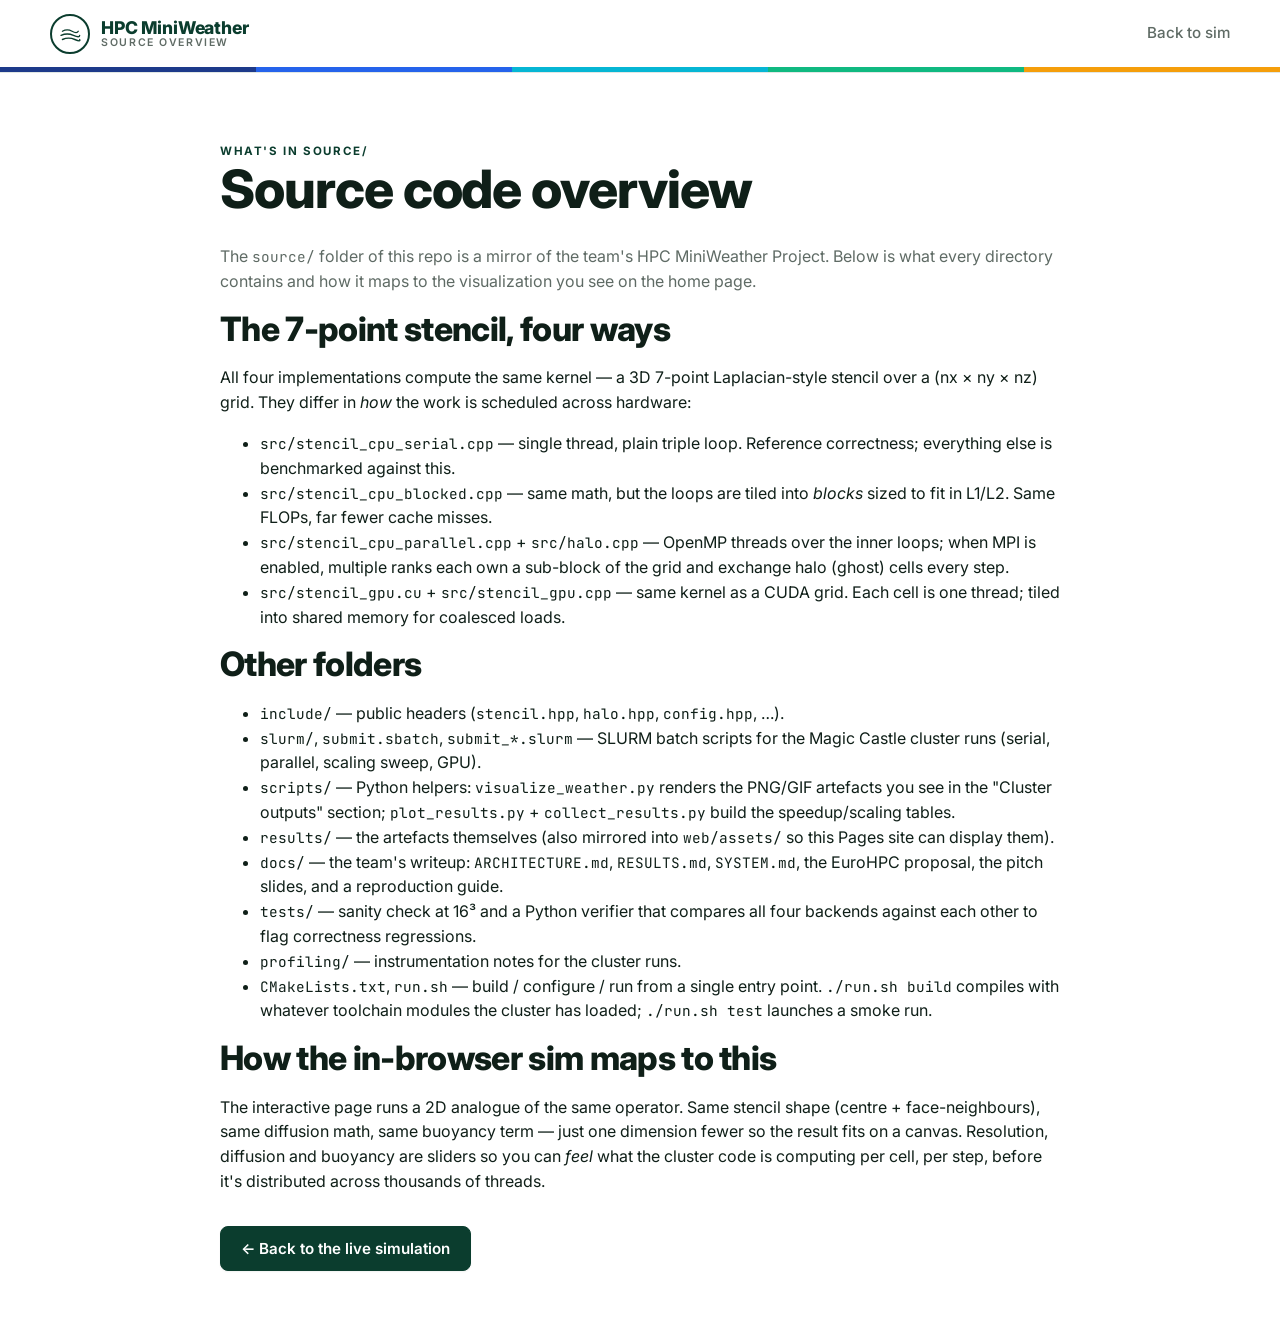
<file: web/source-overview.html>
<!doctype html>
<html lang="en">
  <head>
    <meta charset="UTF-8" />
    <meta name="viewport" content="width=device-width, initial-scale=1.0" />
    <meta name="theme-color" content="#0b3d2e" />
    <link rel="icon" type="image/svg+xml" href="./favicon.svg" />
    <title>Source overview · HPC MiniWeather</title>
    <link rel="preconnect" href="https://fonts.googleapis.com" />
    <link rel="preconnect" href="https://fonts.gstatic.com" crossorigin />
    <link href="https://fonts.googleapis.com/css2?family=Inter:wght@400;500;600;700;800&family=JetBrains+Mono:wght@400;600&display=swap" rel="stylesheet" />
    <link rel="stylesheet" href="./style.css" />
  </head>
  <body>
    <header class="site-header">
      <div class="container row">
        <a href="./" class="brand" style="border:none">
          <span class="mark"><svg viewBox="0 0 32 32" width="22" height="22"><g fill="none" stroke="currentColor" stroke-width="2" stroke-linecap="round"><path d="M5 12 Q12 8 19 12 T 28 12"/><path d="M3 18 Q12 14 21 18 T 30 18"/><path d="M5 24 Q14 20 23 24 T 30 24"/></g></svg></span>
          <span class="wordmark"><span>HPC MiniWeather</span><small>Source overview</small></span>
        </a>
        <nav class="nav"><a href="./">Back to sim</a></nav>
      </div>
      <div class="stripe"></div>
    </header>

    <section class="section">
      <div class="container" style="max-width: 880px">
        <span class="eyebrow" style="color: var(--brand); font-weight: 700; text-transform: uppercase; letter-spacing: 0.14em; font-size: 0.72rem">What's in source/</span>
        <h1>Source code overview</h1>
        <p class="muted">
          The <a href="https://github.com/andreaisabelmontana/hpc-miniweather/tree/main/source" target="_blank" rel="noreferrer"><code>source/</code></a>
          folder of this repo is a mirror of the team's HPC MiniWeather Project. Below is what every directory contains and how it
          maps to the visualization you see on the home page.
        </p>

        <h2>The 7-point stencil, four ways</h2>
        <p>
          All four implementations compute the same kernel — a 3D 7-point Laplacian-style stencil over a (nx × ny × nz) grid.
          They differ in <em>how</em> the work is scheduled across hardware:
        </p>
        <ul>
          <li><code class="mono">src/stencil_cpu_serial.cpp</code> — single thread, plain triple loop. Reference correctness; everything else is benchmarked against this.</li>
          <li><code class="mono">src/stencil_cpu_blocked.cpp</code> — same math, but the loops are tiled into <em>blocks</em> sized to fit in L1/L2. Same FLOPs, far fewer cache misses.</li>
          <li><code class="mono">src/stencil_cpu_parallel.cpp</code> + <code class="mono">src/halo.cpp</code> — OpenMP threads over the inner loops; when MPI is enabled, multiple ranks each own a sub-block of the grid and exchange halo (ghost) cells every step.</li>
          <li><code class="mono">src/stencil_gpu.cu</code> + <code class="mono">src/stencil_gpu.cpp</code> — same kernel as a CUDA grid. Each cell is one thread; tiled into shared memory for coalesced loads.</li>
        </ul>

        <h2>Other folders</h2>
        <ul>
          <li><code class="mono">include/</code> — public headers (<code>stencil.hpp</code>, <code>halo.hpp</code>, <code>config.hpp</code>, …).</li>
          <li><code class="mono">slurm/</code>, <code class="mono">submit.sbatch</code>, <code class="mono">submit_*.slurm</code> — SLURM batch scripts for the Magic Castle cluster runs (serial, parallel, scaling sweep, GPU).</li>
          <li><code class="mono">scripts/</code> — Python helpers: <code>visualize_weather.py</code> renders the PNG/GIF artefacts you see in the "Cluster outputs" section; <code>plot_results.py</code> + <code>collect_results.py</code> build the speedup/scaling tables.</li>
          <li><code class="mono">results/</code> — the artefacts themselves (also mirrored into <code>web/assets/</code> so this Pages site can display them).</li>
          <li><code class="mono">docs/</code> — the team's writeup: <code>ARCHITECTURE.md</code>, <code>RESULTS.md</code>, <code>SYSTEM.md</code>, the EuroHPC proposal, the pitch slides, and a reproduction guide.</li>
          <li><code class="mono">tests/</code> — sanity check at 16³ and a Python verifier that compares all four backends against each other to flag correctness regressions.</li>
          <li><code class="mono">profiling/</code> — instrumentation notes for the cluster runs.</li>
          <li><code class="mono">CMakeLists.txt</code>, <code class="mono">run.sh</code> — build / configure / run from a single entry point. <code>./run.sh build</code> compiles with whatever toolchain modules the cluster has loaded; <code>./run.sh test</code> launches a smoke run.</li>
        </ul>

        <h2>How the in-browser sim maps to this</h2>
        <p>
          The <a href="./">interactive page</a> runs a 2D analogue of the same operator. Same stencil shape (centre + face-neighbours),
          same diffusion math, same buoyancy term — just one dimension fewer so the result fits on a canvas. Resolution, diffusion
          and buoyancy are sliders so you can <em>feel</em> what the cluster code is computing per cell, per step, before it's distributed
          across thousands of threads.
        </p>

        <div style="margin-top: 2rem">
          <a class="btn btn-primary" href="./">← Back to the live simulation</a>
        </div>
      </div>
    </section>
  </body>
</html>
</file>
<file: web/style.css>
/* ============================================================
   HPC MiniWeather — visualization page
   Deep-green "weather/forest" palette so it sits next to the
   sibling Shop project (green brand) without being identical.
   ============================================================ */

:root {
  --bg:             #FFFFFF;
  --bg-soft:        #F6F8F7;
  --bg-elevated:    #FFFFFF;
  --fg:             #0F1F18;
  --fg-soft:        #1E3A2C;
  --muted:          #5F6B65;
  --border:         #E1E7E4;
  --border-strong:  #C5D0CA;

  --brand:          #0b3d2e;   /* deep forest green */
  --brand-strong:   #062a20;
  --brand-soft:     #C6DBD0;
  --accent:         #10B981;   /* mint accent for highlights */
  --accent-warm:    #F59E0B;
  --accent-cool:    #06B6D4;

  /* heat colormap stops (used for the live sim + colorbar) */
  --cmap-0: #0a1230;   /* deep blue (cold) */
  --cmap-1: #1d3a8a;
  --cmap-2: #2563EB;
  --cmap-3: #06B6D4;
  --cmap-4: #10B981;
  --cmap-5: #F59E0B;
  --cmap-6: #DC2626;   /* deep red (hot) */

  --radius-sm: 8px;
  --radius-md: 14px;
  --radius-lg: 22px;
  --radius-pill: 999px;

  --shadow-sm: 0 1px 2px rgba(15,31,24,0.06);
  --shadow-md: 0 8px 24px rgba(15,31,24,0.08), 0 2px 6px rgba(15,31,24,0.04);
  --shadow-brand: 0 8px 22px rgba(11,61,46,0.25);

  --font-sans: 'Inter', -apple-system, BlinkMacSystemFont, 'Segoe UI', Roboto, 'Helvetica Neue', Arial, sans-serif;
  --font-mono: 'JetBrains Mono', ui-monospace, 'SF Mono', Menlo, Consolas, monospace;
  --container: 1180px;
}

* { box-sizing: border-box; }
html, body { margin: 0; padding: 0; }
body {
  font-family: var(--font-sans);
  color: var(--fg);
  background: var(--bg);
  font-size: 16px;
  line-height: 1.55;
  -webkit-font-smoothing: antialiased;
}

a { color: inherit; text-decoration: none; border-bottom: 1px solid transparent; transition: color 120ms, border-color 120ms; }
a:hover { color: var(--brand); border-bottom-color: currentColor; }

h1, h2, h3, h4 { font-family: var(--font-sans); font-weight: 800; letter-spacing: -0.02em; color: var(--fg); margin: 0 0 0.5em; }
h1 { font-size: clamp(2rem, 4vw + 1rem, 3.3rem); line-height: 1.06; }
h2 { font-size: clamp(1.4rem, 1.6vw + 1rem, 2.1rem); line-height: 1.15; }
h3 { font-size: 1.1rem; font-weight: 700; }

p { margin: 0 0 1em 0; }

code, .mono { font-family: var(--font-mono); font-size: 0.9em; }
.muted { color: var(--muted); }

.container { max-width: var(--container); margin: 0 auto; padding: 0 1.25rem; }
.row { display: flex; align-items: center; gap: 1rem; flex-wrap: wrap; }

/* The 5-color report stripe — reused here for visual continuity. */
.stripe {
  height: 5px;
  background: linear-gradient(90deg,
    var(--cmap-1) 0% 20%,
    var(--cmap-2) 20% 40%,
    var(--accent-cool) 40% 60%,
    var(--accent) 60% 80%,
    var(--accent-warm) 80% 100%);
}

/* ===== Header ===== */
.site-header {
  position: sticky; top: 0; z-index: 30;
  background: rgba(255,255,255,0.92);
  backdrop-filter: saturate(140%) blur(8px);
  -webkit-backdrop-filter: saturate(140%) blur(8px);
  border-bottom: 1px solid var(--border);
}
.site-header .row { padding: 0.85rem 0; justify-content: space-between; }
.brand { display: flex; align-items: center; gap: 0.7rem; }
.brand .mark {
  width: 40px; height: 40px; border-radius: 999px;
  border: 2px solid var(--brand); color: var(--brand);
  display: grid; place-items: center; background: var(--bg);
}
.brand .wordmark { line-height: 1.1; display: flex; flex-direction: column; }
.brand .wordmark span { font-weight: 800; font-size: 1.1rem; color: var(--brand); letter-spacing: -0.01em; }
.brand .wordmark small { font-size: 0.66rem; text-transform: uppercase; letter-spacing: 0.15em; color: var(--muted); font-weight: 600; }

.nav { display: flex; gap: 1.4rem; }
.nav a { color: var(--muted); font-weight: 500; font-size: 0.95rem; }
.nav a:hover { color: var(--brand); }

/* ===== Hero ===== */
.hero { padding: 4rem 0 3.5rem; text-align: center; background: var(--bg); }
.hero .eyebrow {
  display: inline-block; padding: 0.35em 0.9em;
  border: 1px solid var(--brand-soft); border-radius: 999px;
  background: rgba(11,61,46,0.05); color: var(--brand);
  font-size: 0.72rem; font-weight: 700; text-transform: uppercase; letter-spacing: 0.16em;
  margin-bottom: 1.25rem;
}
.hero h1 .accent { color: var(--brand); }
.hero .lede { max-width: 62ch; margin: 0 auto 1.5rem; color: var(--muted); font-size: 1.05rem; }
.hero-actions { display: flex; gap: 0.75rem; justify-content: center; flex-wrap: wrap; }

/* ===== Buttons ===== */
.btn {
  display: inline-flex; align-items: center; gap: 0.5em;
  padding: 0.65em 1.3em;
  border: 1px solid transparent; border-radius: var(--radius-sm);
  font: inherit; font-weight: 600; font-size: 0.95rem;
  cursor: pointer; transition: all 120ms ease;
}
.btn:active { transform: translateY(1px); }
.btn-primary  { background: var(--brand); color: #fff; border-color: var(--brand); box-shadow: var(--shadow-sm); }
.btn-primary:hover { background: var(--brand-strong); border-color: var(--brand-strong); color: #fff; }
.btn-secondary { background: #fff; color: var(--fg); border-color: var(--border-strong); }
.btn-secondary:hover { border-color: var(--brand); color: var(--brand); }

/* ===== Sections ===== */
.section { padding: 4rem 0; }
.section-muted { background: var(--bg-soft); }
.section-head { display: flex; align-items: flex-end; justify-content: space-between; gap: 1rem; margin-bottom: 2rem; flex-wrap: wrap; }
.section-head .eyebrow {
  display: inline-block;
  font-size: 0.72rem; font-weight: 700;
  text-transform: uppercase; letter-spacing: 0.14em;
  color: var(--brand); margin-bottom: 0.5rem;
}

/* ===== Simulation layout ===== */
.sim-layout {
  display: grid;
  grid-template-columns: minmax(0, 1.4fr) minmax(280px, 1fr);
  gap: 1.5rem;
  align-items: start;
}
@media (max-width: 900px) {
  .sim-layout { grid-template-columns: 1fr; }
}

.sim-canvas-wrap {
  position: relative;
  background: #07101a;
  border-radius: var(--radius-md);
  overflow: hidden;
  border: 1px solid var(--border);
  box-shadow: var(--shadow-md);
}
#sim {
  display: block;
  width: 100%;
  height: auto;
  image-rendering: pixelated;
  image-rendering: crisp-edges;
}

.sim-overlay {
  position: absolute; top: 12px; left: 12px;
  display: flex; gap: 0.5rem; flex-wrap: wrap;
}
.sim-stat {
  background: rgba(0,0,0,0.55);
  color: #fff;
  padding: 0.3em 0.7em;
  border-radius: var(--radius-pill);
  font-size: 0.72rem;
  display: inline-flex; align-items: center; gap: 0.5em;
  backdrop-filter: blur(4px);
}
.sim-stat .lbl { color: rgba(255,255,255,0.65); text-transform: uppercase; letter-spacing: 0.12em; font-size: 0.65rem; }

.colorbar {
  position: absolute; right: 14px; bottom: 14px;
  display: flex; align-items: center; gap: 0.5em;
  color: #fff; font-size: 0.72rem;
  text-shadow: 0 1px 2px rgba(0,0,0,0.5);
}
.colorbar .cb {
  width: 120px; height: 10px; border-radius: 999px;
  background: linear-gradient(90deg,
    var(--cmap-0), var(--cmap-1), var(--cmap-2),
    var(--cmap-3), var(--cmap-4), var(--cmap-5), var(--cmap-6));
}

/* ===== Sim controls ===== */
.sim-controls {
  background: var(--bg-elevated);
  border: 1px solid var(--border);
  border-radius: var(--radius-md);
  padding: 1.25rem;
  display: flex; flex-direction: column; gap: 1.25rem;
}
.ctrl-block { display: flex; flex-direction: column; gap: 0.45rem; }
.ctrl-block label {
  font-size: 0.78rem; font-weight: 700;
  text-transform: uppercase; letter-spacing: 0.08em;
  color: var(--fg-soft);
  display: flex; justify-content: space-between; align-items: center;
}
.ctrl-block label .val { color: var(--brand); font-weight: 600; font-size: 0.85rem; letter-spacing: 0; text-transform: none; }
.ctrl-block input[type=range] {
  -webkit-appearance: none; appearance: none;
  width: 100%; height: 4px;
  background: var(--border-strong); border-radius: 999px; outline: none;
}
.ctrl-block input[type=range]::-webkit-slider-thumb {
  -webkit-appearance: none; appearance: none;
  width: 16px; height: 16px; border-radius: 999px;
  background: var(--brand); cursor: pointer;
  box-shadow: var(--shadow-sm);
}
.ctrl-block input[type=range]::-moz-range-thumb {
  width: 16px; height: 16px; border-radius: 999px;
  background: var(--brand); cursor: pointer; border: none;
}

.seg {
  display: grid; grid-template-columns: 1fr 1fr; gap: 0.4rem;
}
.seg button {
  font: inherit; cursor: pointer;
  background: #fff; color: var(--fg);
  border: 1.5px solid var(--border-strong);
  border-radius: var(--radius-sm);
  padding: 0.45em 0.7em; font-size: 0.82rem; font-weight: 600;
  text-align: center;
  transition: all 120ms;
}
.seg button:hover { border-color: var(--brand); color: var(--brand); }
.seg button.active {
  background: var(--brand); color: #fff; border-color: var(--brand);
  box-shadow: var(--shadow-brand);
}

.ctrl-row { display: flex; gap: 0.5rem; flex-wrap: wrap; }
.ctrl-row .btn { flex: 1; }

.explainer {
  border-top: 1px solid var(--border);
  padding-top: 0.85rem;
  margin-top: 0.25rem;
}
.explainer summary {
  cursor: pointer; font-weight: 600; color: var(--brand); font-size: 0.9rem;
  list-style: none;
}
.explainer summary::marker { display: none; }
.explainer summary::-webkit-details-marker { display: none; }
.explainer summary::before { content: "▸ "; color: var(--muted); }
.explainer[open] summary::before { content: "▾ "; }
.explainer p { font-size: 0.88rem; color: var(--muted); margin-top: 0.7rem; }
.explainer code { background: var(--bg-soft); padding: 0.1em 0.4em; border-radius: 4px; }

/* ===== Cluster output cards ===== */
.cards {
  display: grid;
  grid-template-columns: repeat(auto-fill, minmax(280px, 1fr));
  gap: 1.25rem;
}
.card {
  background: #fff;
  border: 1px solid var(--border);
  border-radius: var(--radius-md);
  padding: 1.25rem;
  box-shadow: var(--shadow-sm);
  display: flex; flex-direction: column; gap: 0.6rem;
}
.card h3 { margin: 0; color: var(--brand); }
.card img {
  width: 100%; height: auto;
  border-radius: var(--radius-sm);
  background: #fff;
  border: 1px solid var(--border);
}

/* ===== Backend cards ===== */
.backends {
  display: grid; grid-template-columns: repeat(auto-fill, minmax(260px, 1fr));
  gap: 1rem;
}
.backend {
  background: #fff;
  border: 1px solid var(--border);
  border-radius: var(--radius-md);
  padding: 1.25rem;
  display: flex; flex-direction: column; gap: 0.5rem;
}
.backend .dot { width: 12px; height: 12px; border-radius: 999px; display: inline-block; }
.backend strong { font-size: 1.05rem; }
.backend code { color: var(--brand); font-size: 0.82rem; display: inline-block; margin-top: 0.25rem; padding: 0.2em 0.5em; background: var(--bg-soft); border-radius: 4px; }

/* ===== Footer ===== */
.site-footer { background: var(--bg-soft); border-top: 1px solid var(--border); }
.site-footer .legal { padding: 1rem 0 1.5rem; font-size: 0.8rem; color: var(--muted); border-top: 1px solid var(--border); }

@media (prefers-reduced-motion: reduce) {
  *, *::before, *::after {
    animation-duration: 0.001ms !important;
    transition-duration: 0.001ms !important;
  }
}
</file>
